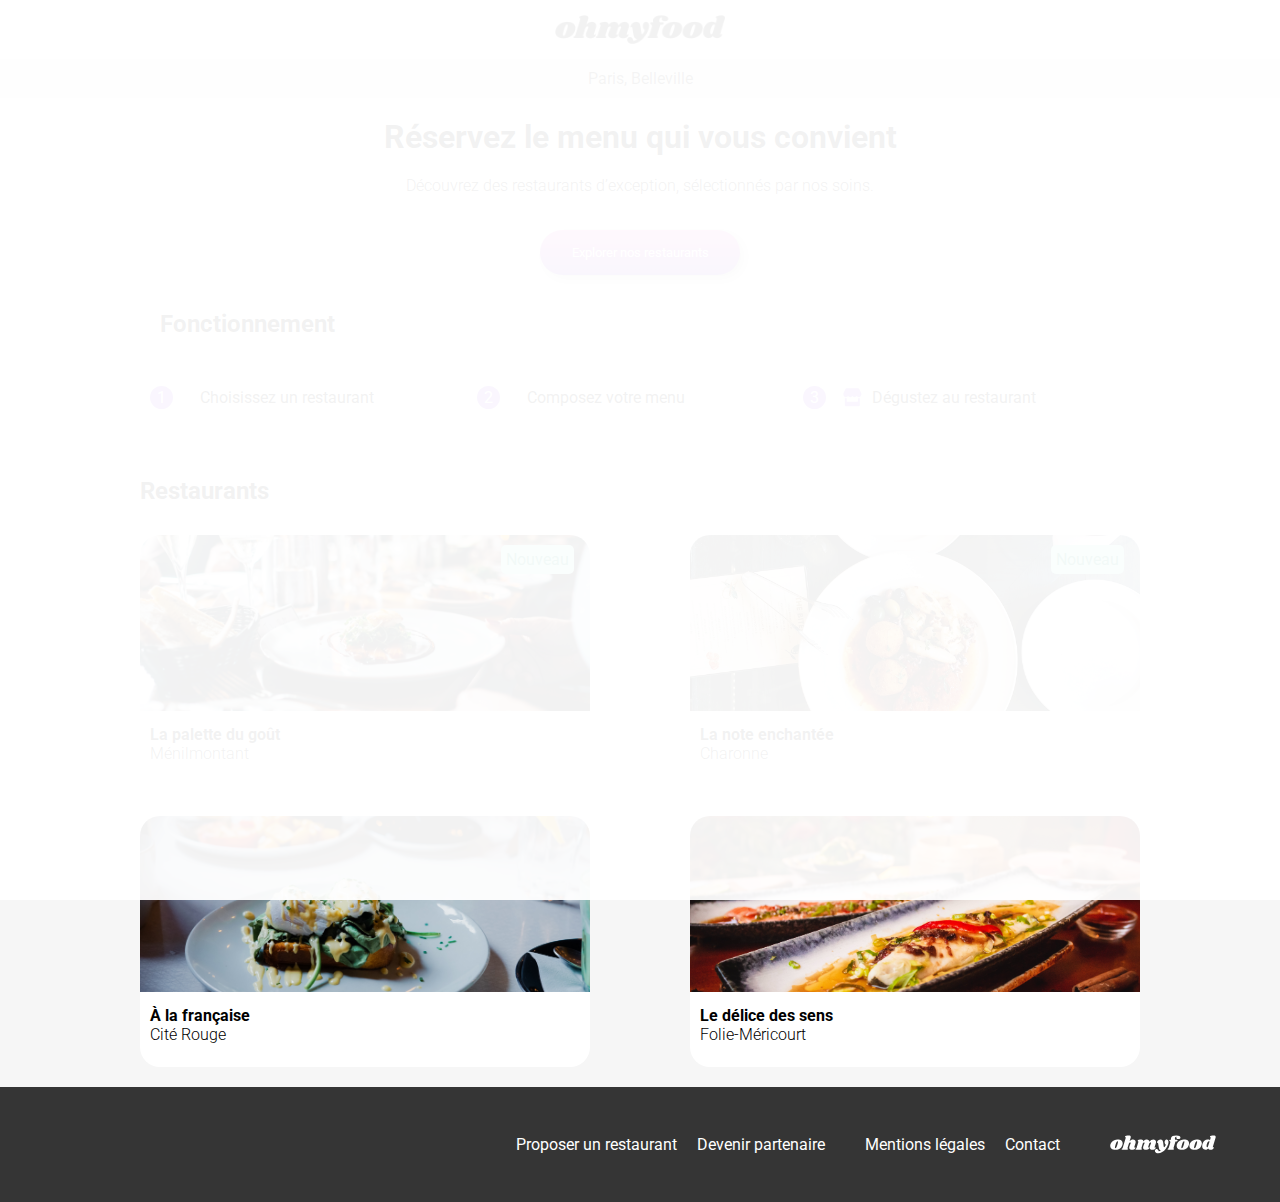
<file: index.html>
<!DOCTYPE html>
<html lang="fr">
<head>
    <meta charset="UTF-8">
    <meta name="viewport" content="width=device-width, initial-scale=1.0">
    <title>OhMyFood </title>
    <link rel="preconnect" href="https://fonts.googleapis.com">
    <link rel="preconnect" href="https://fonts.gstatic.com" crossorigin>
    <link href="https://fonts.googleapis.com/css2?family=Roboto:ital,wght@0,300;0,500;1,300;1,500&display=swap" rel="stylesheet">
    <link rel="stylesheet" href="https://cdnjs.cloudflare.com/ajax/libs/font-awesome/6.2.1/css/all.min.css"
        integrity="sha512-MV7K8+y+gLIBoVD59lQIYicR65iaqukzvf/nwasF0nqhPay5w/9lJmVM2hMDcnK1OnMGCdVK+iQrJ7lzPJQd1w=="
        crossorigin="anonymous" referrerpolicy="no-referrer" />
    <link rel="stylesheet" href="assets/sass/style.css">
</head>
<body>
    <div class="loader">
        <div class="loader__container">
            <div class="loader__circle"></div>
            <div class="loader__circle"></div>
            <div class="loader__circle"></div>
            <div class="loader__circle"></div>
        </div>
    </div>
    <header>
        <div class="header">
            <img src="assets/images/logo/ohmyfood.png" alt="logo ohmyfood">
            <div class="location">
                <i class="fa fa-location-dot"></i>
                Paris, Belleville
            </div>
        </div>
    </header>
    <main>
        <div class="hero">
            <div class="hero-text">
                <h1>Réservez le menu qui vous convient</h1>
                <p>Découvrez des restaurants d’exception, sélectionnés par nos soins.</p>
            </div>
            <button>Explorer nos restaurants</button>
        </div>
        <section class="fonctions">
            <div class="fonctionnement">
                <h2>Fonctionnement</h2>
                <div class="fonctionne">
                    <span>1</span>
                    <i class="fa-solid fa-mobile-screen-button"></i>
                    <p>Choisissez un restaurant</p>
                </div>
                <div class="fonctionne">
                    <span>2</span>
                    <i class="fa-solid fa-bars"></i>
                    <p>Composez votre menu</p>
                </div>
                <div class="fonctionne">
                    <span>3</span>
                     <img src="./assets/images/shopicon.svg" alt="shop icon">
                    <p>Dégustez au restaurant</p>
                </div>
            </div>
        </section>
        <section class="restaurants-section">
            <div class="restaurants">
                <h2>Restaurants</h2>
                <div class="ticket">
                    <a href="restaurants/la-palette-du-gout.html" class="card">
                        <img src="assets/images/restaurants/jay-wennington-N_Y88TWmGwA-unsplash.jpg" alt="jay-wennington">
                        <p class="new">Nouveau</p>
                        <div class="contenu">
                            <h4>La palette du goût</h4>
                            <p>Ménilmontant</p>
                        </div>
                    </a>
                    <div class="like-container">
                        <input type="checkbox" id="like" class="like-checkbox">
                        <label for="like" class="fa-regular fa-heart"></label>
                    </div>
                </div>
                <div class="ticket">
                    <a href="restaurants/la-note-enchantee.html" class="card">
                        <img src="assets/images/restaurants/stil-u2Lp8tXIcjw-unsplash.jpg" alt="stil">
                        <p class="new">Nouveau</p>
                        <div class="contenu">
                            <h4>La note enchantée</h4>
                            <p>Charonne</p>
                        </div>
                    </a>
                    <div class="like-container">
                        <input type="checkbox" id="like1" class="like-checkbox">
                        <label for="like1" class="fa-regular fa-heart"></label>
                    </div>
                </div>
                <div class="ticket">
                    <a href="restaurants/a-la-francaise.html" class="card">
                        <img src="assets/images/restaurants/toa-heftiba-DQKerTsQwi0-unsplash.jpg" alt="toa-heftiba">
                        <div class="contenu">
                            <h4>À la française</h4>
                            <p>Cité Rouge</p>
                        </div>
                    </a>
                    <div class="like-container">
                        <input type="checkbox" id="like2" class="like-checkbox">
                        <label for="like2" class="fa-regular fa-heart"></label>
                    </div>
                </div>
                <div class="ticket">
                    <a href="restaurants/le-delice-des-sens.html" class="card">
                        <img src="assets/images/restaurants/louis-hansel-shotsoflouis-qNBGVyOCY8Q-unsplash.jpg" alt="louis-hansel-shotsoflouis">
                        <div class="contenu">
                            <h4>Le délice des sens</h4>
                            <p>Folie-Méricourt</p>
                        </div>
                    </a>
                    <div class="like-container">
                        <input type="checkbox" id="like3" class="like-checkbox">
                        <label for="like3" class="fa-regular fa-heart"></label>
                    </div>
                </div>
            </div>
        </section>
    </main>
    <footer>
        <div class="foot">
            <img src="assets/images/logo/logo-white.svg" alt="logo">
            <div class="linksfoot">
                <ul>
                    <li>
                        <a href="#">
                            <i class="fa-solid fa-utensils"></i>
                            Proposer un restaurant
                        </a>
                    </li>
                    <li>
                        <a href="#">
                            <i class="fa-solid fa-handshake-angle"></i>
                            Devenir partenaire
                        </a>
                    </li>
                </ul>
                <ul>
                    <li><a href="#">Mentions légales</a></li>
                    <li><a href="mailto:example@email.com">Contact</a></li>
                </ul>
            </div>
        </div>
    </footer> 
</body>
</html>
</file>
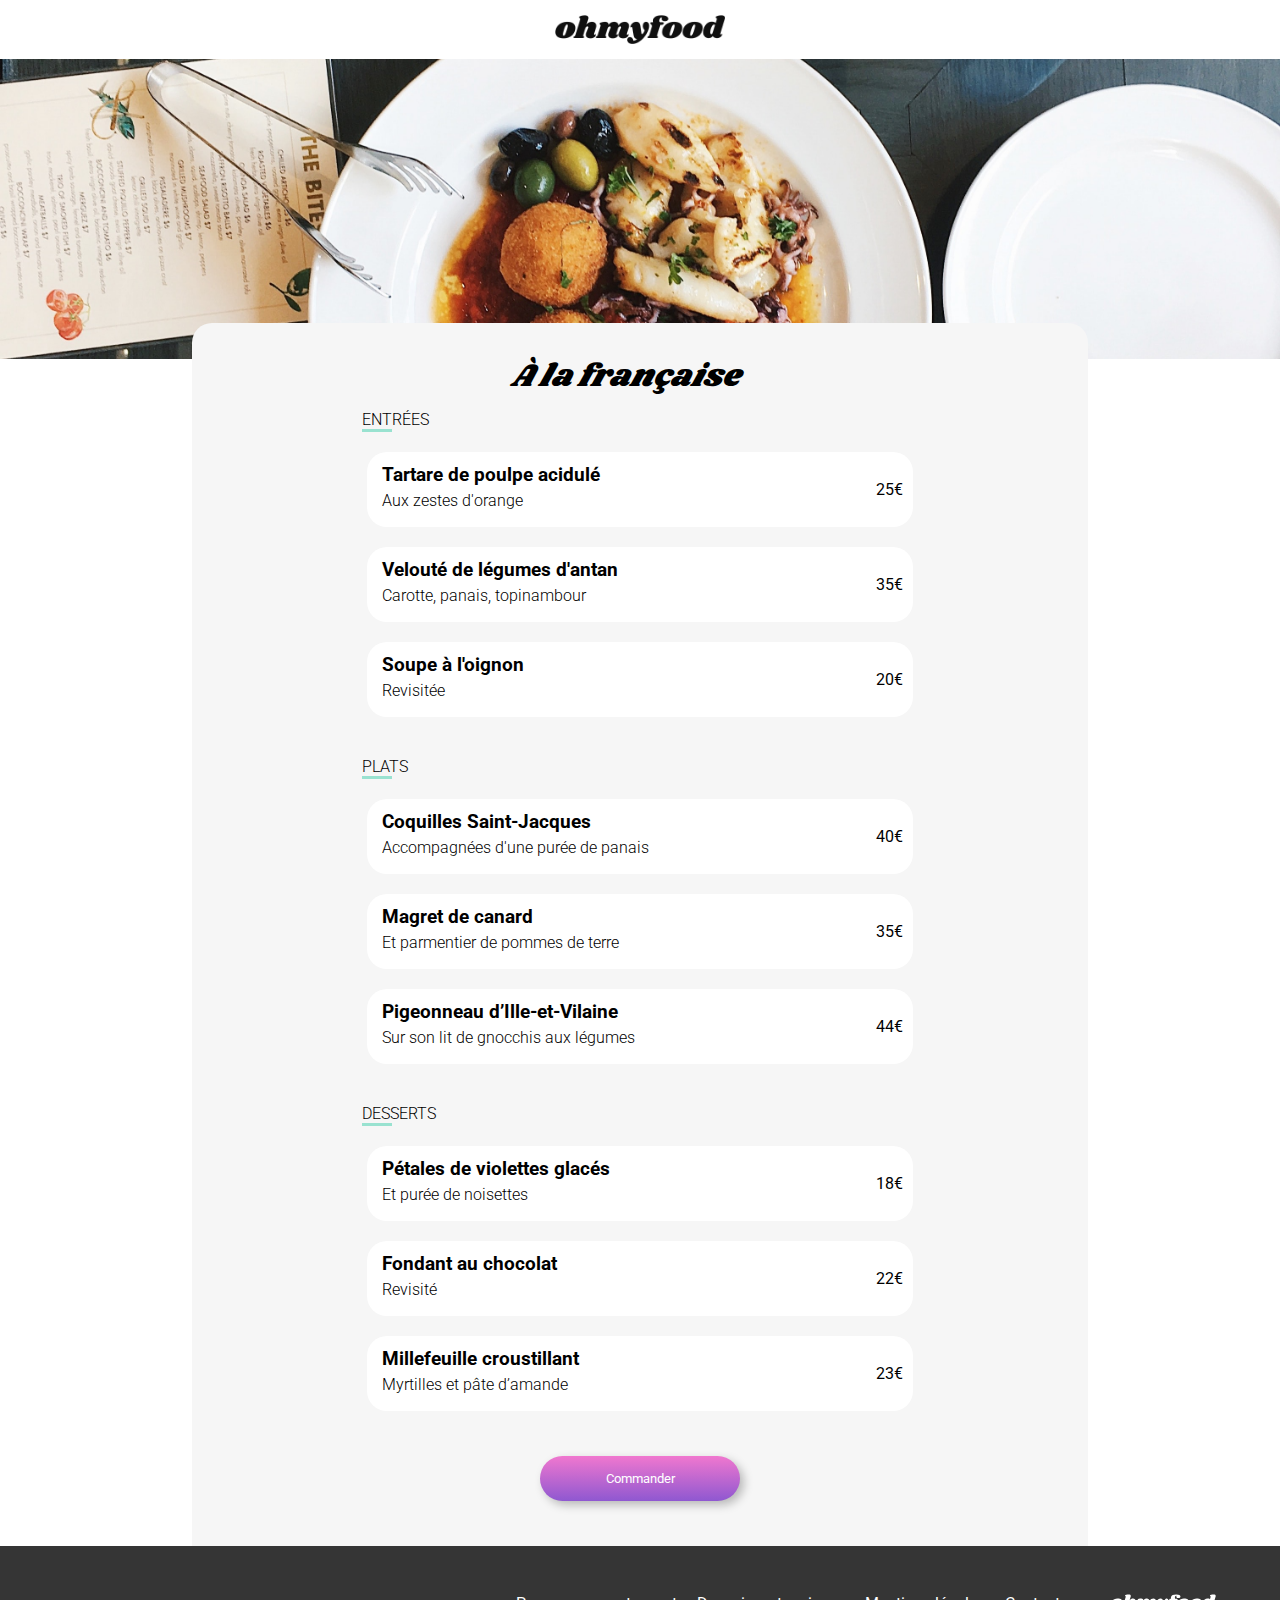
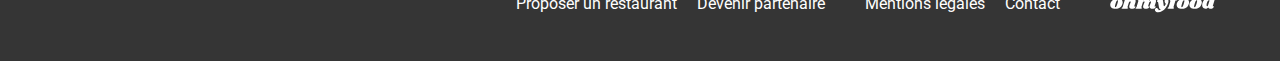
<file: restaurants/a-la-francaise.html>
<!DOCTYPE html>
<html lang="fr">
<head>
    <meta charset="UTF-8">
    <meta name="viewport" content="width=device-width, initial-scale=1.0">
    <title>À la française</title>
    <link rel="preconnect" href="https://fonts.googleapis.com">
    <link rel="preconnect" href="https://fonts.gstatic.com" crossorigin>
    <link href="https://fonts.googleapis.com/css2?family=Roboto:ital,wght@0,300;0,500;1,300;1,500&display=swap" rel="stylesheet">
    <link rel="stylesheet" href="https://cdnjs.cloudflare.com/ajax/libs/font-awesome/6.2.1/css/all.min.css"
        integrity="sha512-MV7K8+y+gLIBoVD59lQIYicR65iaqukzvf/nwasF0nqhPay5w/9lJmVM2hMDcnK1OnMGCdVK+iQrJ7lzPJQd1w=="
        crossorigin="anonymous" referrerpolicy="no-referrer"/>
    <link href="https://fonts.googleapis.com/css2?family=Shrikhand&display=swap" rel="stylesheet">
    <link rel="stylesheet" href="../assets/sass/style.css">
</head>
<body>
    <header>
        <div class="header">
            <img src="../assets/images/logo/ohmyfood.png" alt="logo ohmyfood">
            <a href="../index.html"><i class="fa-solid fa-arrow-left"></i></a>
        </div>
    </header>    
    <main>
        <img class="bac_img" src="../assets/images/restaurants/stil-u2Lp8tXIcjw-unsplash.jpg" alt="unsplash">
            <div class="plats">
                <div class="plat-title">
                    <h1>À la française</h1>
                    <input type="checkbox" id="like" class="like-checkbox">
                    <label for="like" class="fa-regular fa-heart"></label>
                </div>
                <div class="options">
                    <h2 class="title">Entrées</h2>
                    <input type="checkbox" id="chec3" class="chec">
                    <label for="chec3">
                        <div class="option delay-1">
                            <div class="option-text">
                                <h3>Tartare de poulpe acidulé</h3>
                                <p>Aux zestes d'orange</p>
                            </div>
                            <div class="check-box">
                                <span>25€</span>
                                <div class="select">
                                    <i class="fa-solid fa-circle-check"></i>
                                </div>
                            </div>
                        </div>
                    </label>
                    <input type="checkbox" id="chec4" class="chec">
                    <label for="chec4">
                        <div class="option delay-2">
                            <div class="option-text">
                                <h3>Velouté de légumes d'antan</h3>
                                <p>Carotte, panais, topinambour</p>
                            </div>
                            <div class="check-box">
                                <span>35€</span>
                                <div class="select">
                                    <i class="fa-solid fa-circle-check"></i>
                                </div>
                            </div>
                        </div>
                    </label>
                    <input type="checkbox" id="chec5" class="chec">
                    <label for="chec5">
                        <div class="option delay-3">
                            <div class="option-text">
                                <h3>Soupe à l'oignon</h3>
                                <p>Revisitée</p>
                            </div>
                            <div class="check-box">
                                <span>20€</span>
                                <div class="select">
                                    <i class="fa-solid fa-circle-check"></i>
                                </div>
                            </div>
                        </div>
                    </label>
                </div>
                <div class="options">
                    <h2 class="title">Plats</h2>
                    <input type="checkbox" id="chec" class="chec">
                    <label for="chec">
                        <div class="option delay-4">
                            <div class="option-text">
                                <h3>Coquilles Saint-Jacques</h3>
                                <p>Accompagnées d'une purée de panais</p>
                            </div>
                            <div class="check-box">
                                <span>40€</span>
                                <div class="select">
                                    <i class="fa-solid fa-circle-check"></i>
                                </div>
                            </div>
                        </div>
                    </label>
                    <input type="checkbox" id="chec1" class="chec">
                    <label for="chec1">
                        <div class="option delay-5">
                            <div class="option-text">
                                <h3>Magret de canard</h3>
                                <p>Et parmentier de pommes de terre</p>
                            </div>
                            <div class="check-box">
                                <span>35€</span>
                                <div class="select">
                                    <i class="fa-solid fa-circle-check"></i>
                                </div>
                            </div>
                        </div>
                    </label>
                    <input type="checkbox" id="chec2" class="chec">
                    <label for="chec2">
                        <div class="option delay-6">
                            <div class="option-text">
                                <h3>Pigeonneau d’Ille-et-Vilaine</h3>
                                <p>Sur son lit de gnocchis aux légumes</p>
                            </div>
                            <div class="check-box">
                                <span>44€</span>
                                <div class="select">
                                    <i class="fa-solid fa-circle-check"></i>
                                </div>
                            </div>
                        </div>
                    </label>
                </div>
                <div class="options">
                    <h2 class="title">Desserts</h2>
                    <input type="checkbox" id="chec7" class="chec">
                    <label for="chec7">
                        <div class="option delay-7">
                            <div class="option-text">
                                <h3>Pétales de violettes glacés</h3>
                                <p>Et purée de noisettes</p>
                            </div>
                            <div class="check-box">
                                <span>18€</span>
                                <div class="select">
                                    <i class="fa-solid fa-circle-check"></i>
                                </div>
                            </div>
                        </div>
                    </label>
                    <input type="checkbox" id="chec8" class="chec">
                    <label for="chec8">
                        <div class="option delay-8">
                            <div class="option-text">
                                <h3>Fondant au chocolat</h3>
                                <p>Revisité</p>
                            </div>
                            <div class="check-box">
                                <span>22€</span>
                                <div class="select">
                                    <i class="fa-solid fa-circle-check"></i>
                                </div>
                            </div>
                        </div>
                    </label>
                    <input type="checkbox" id="chec9" class="chec">
                    <label for="chec9">
                        <div class="option delay-9">
                            <div class="option-text">
                                <h3>Millefeuille croustillant</h3>
                                <p>Myrtilles et pâte d’amande</p>
                            </div>
                            <div class="check-box">
                                <span>23€</span>
                                <div class="select">
                                    <i class="fa-solid fa-circle-check"></i>
                                </div>
                            </div>
                        </div>
                    </label>
                </div>
                <button><span>Commander</span></button>
            </div>
    </main>
    <footer>
        <div class="foot">
            <img src="../assets/images/logo/logo-white.svg" alt="logo">
            <div class="linksfoot">
                <ul>
                    <li>
                        <a href="#">
                            <i class="fa-solid fa-utensils"></i>
                            Proposer un restaurant
                        </a>
                    </li>
                    <li>
                        <a href="#">
                            <i class="fa-solid fa-handshake-angle"></i>
                            Devenir partenaire
                        </a>
                    </li>
                </ul>
                <ul>
                    <li><a href="#">Mentions légales</a></li>
                    <li><a href="mailto:example@email.com">Contact</a></li>
                </ul>
            </div>
        </div>
    </footer> 
</body>
</html>
</file>
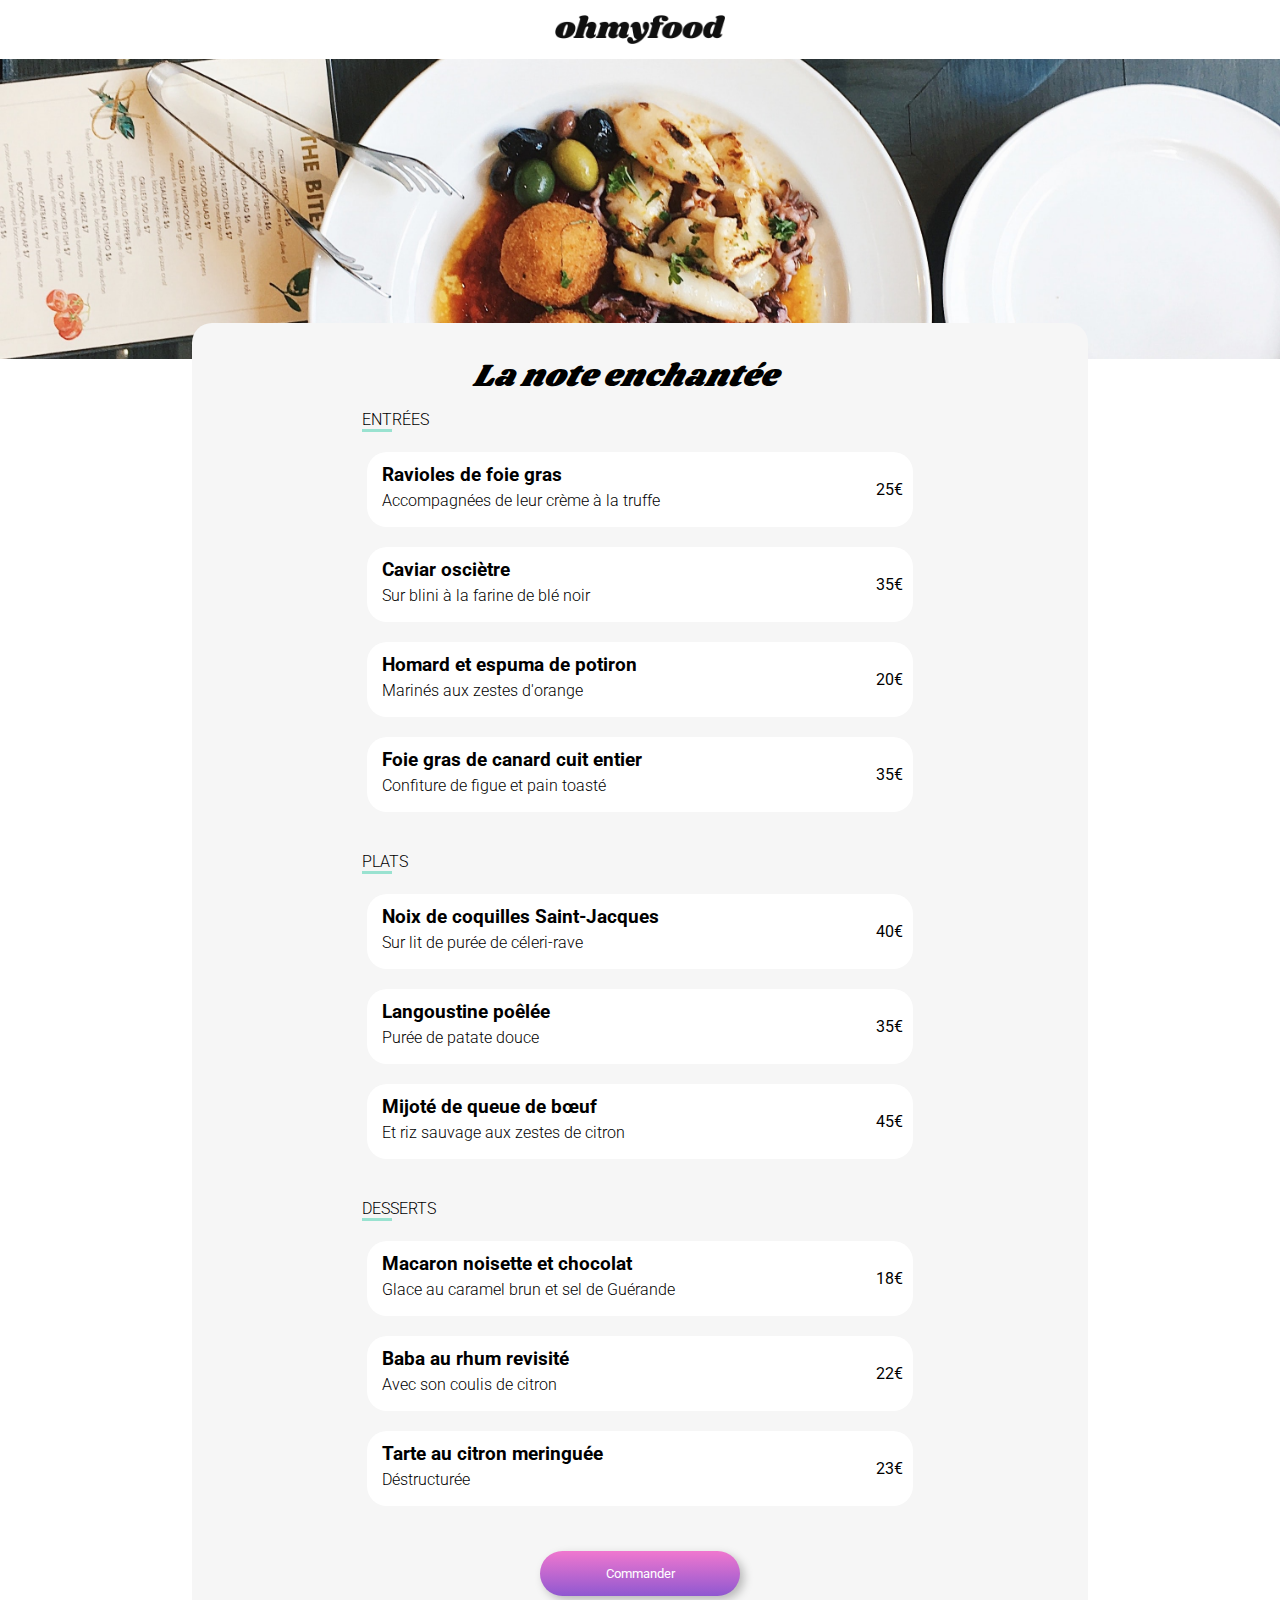
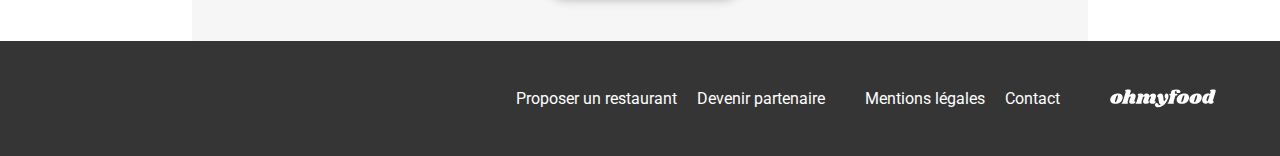
<file: restaurants/la-note-enchantee.html>
<!DOCTYPE html>
<html lang="fr">
<head>
    <meta charset="UTF-8">
    <meta name="viewport" content="width=device-width, initial-scale=1.0">
    <title>La note enchantée</title>
    <link rel="preconnect" href="https://fonts.googleapis.com">
    <link rel="preconnect" href="https://fonts.gstatic.com" crossorigin>
    <link href="https://fonts.googleapis.com/css2?family=Roboto:ital,wght@0,300;0,500;1,300;1,500&display=swap" rel="stylesheet">
    <link rel="stylesheet" href="https://cdnjs.cloudflare.com/ajax/libs/font-awesome/6.2.1/css/all.min.css"
        integrity="sha512-MV7K8+y+gLIBoVD59lQIYicR65iaqukzvf/nwasF0nqhPay5w/9lJmVM2hMDcnK1OnMGCdVK+iQrJ7lzPJQd1w=="
        crossorigin="anonymous" referrerpolicy="no-referrer"/>
    <link href="https://fonts.googleapis.com/css2?family=Shrikhand&display=swap" rel="stylesheet">
    <link rel="stylesheet" href="../assets/sass/style.css">
</head>
<body>
    <header>
        <div class="header">
            <img src="../assets/images/logo/ohmyfood.png" alt="logo ohmyfood">
            <a href="../index.html"><i class="fa-solid fa-arrow-left"></i></a>
        </div>
    </header>    
    <main>
        <img class="bac_img" src="../assets/images/restaurants/stil-u2Lp8tXIcjw-unsplash.jpg" alt="La note enchantée">
            <div class="plats">
                <div class="plat-title">
                    <h1>La note enchantée</h1>
                    <input type="checkbox" id="like" class="like-checkbox">
                    <label for="like" class="fa-regular fa-heart"></label>
                </div>
                <div class="options">
                    <h2 class="title">Entrées</h2>
                    <input type="checkbox" id="chec3" class="chec">
                    <label for="chec3">
                        <div class="option delay-1">
                            <div class="option-text">
                                <h3>Ravioles de foie gras</h3>
                                <p>Accompagnées de leur crème à la truffe</p>
                            </div>
                            <div class="check-box">
                                <span>25€</span>
                                <div class="select">
                                    <i class="fa-solid fa-circle-check"></i>
                                </div>
                            </div>
                        </div>
                    </label>
                    <input type="checkbox" id="chec4" class="chec">
                    <label for="chec4">
                        <div class="option delay-2">
                            <div class="option-text">
                                <h3>Caviar osciètre</h3>
                                <p>Sur blini à la farine de blé noir</p>
                            </div>
                            <div class="check-box">
                                <span>35€</span>
                                <div class="select">
                                    <i class="fa-solid fa-circle-check"></i>
                                </div>
                            </div>
                        </div>
                    </label>
                    <input type="checkbox" id="chec5" class="chec">
                    <label for="chec5">
                        <div class="option delay-3">
                            <div class="option-text">
                                <h3>Homard et espuma de potiron</h3>
                                <p>Marinés aux zestes d'orange</p>
                            </div>
                            <div class="check-box">
                                <span>20€</span>
                                <div class="select">
                                    <i class="fa-solid fa-circle-check"></i>
                                </div>
                            </div>
                        </div>
                    </label>
                    <input type="checkbox" id="chec6" class="chec">
                    <label for="chec6">
                        <div class="option delay-4">
                            <div class="option-text">
                                <h3>Foie gras de canard cuit entier</h3>
                                <p>Confiture de figue et pain toasté</p>
                            </div>
                            <div class="check-box">
                                <span>35€</span>
                                <div class="select">
                                    <i class="fa-solid fa-circle-check"></i>
                                </div>
                            </div>
                        </div>
                    </label>
                </div>
                <div class="options">
                    <h2 class="title">Plats</h2>
                    <input type="checkbox" id="chec" class="chec">
                    <label for="chec">
                        <div class="option delay-5">
                            <div class="option-text">
                                <h3>Noix de coquilles Saint-Jacques</h3>
                                <p>Sur lit de purée de céleri-rave</p>
                            </div>
                            <div class="check-box">
                                <span>40€</span>
                                <div class="select">
                                    <i class="fa-solid fa-circle-check"></i>
                                </div>
                            </div>
                        </div>
                    </label>
                    <input type="checkbox" id="chec1" class="chec">
                    <label for="chec1">
                        <div class="option delay-6">
                            <div class="option-text">
                                <h3>Langoustine poêlée</h3>
                                <p>Purée de patate douce</p>
                            </div>
                            <div class="check-box">
                                <span>35€</span>
                                <div class="select">
                                    <i class="fa-solid fa-circle-check"></i>
                                </div>
                            </div>
                        </div>
                    </label>
                    <input type="checkbox" id="chec2" class="chec">
                    <label for="chec2">
                        <div class="option delay-7">
                            <div class="option-text">
                                <h3>Mijoté de queue de bœuf</h3>
                                <p>Et riz sauvage aux zestes de citron</p>
                            </div>
                            <div class="check-box">
                                <span>45€</span>
                                <div class="select">
                                    <i class="fa-solid fa-circle-check"></i>
                                </div>
                            </div>
                        </div>
                    </label>
                </div>
                <div class="options">
                    <h2 class="title">Desserts</h2>
                    <input type="checkbox" id="chec7" class="chec">
                    <label for="chec7">
                        <div class="option delay-8">
                            <div class="option-text">
                                <h3>Macaron noisette et chocolat</h3>
                                <p>Glace au caramel brun et sel de Guérande</p>
                            </div>
                            <div class="check-box">
                                <span>18€</span>
                                <div class="select">
                                    <i class="fa-solid fa-circle-check"></i>
                                </div>
                            </div>
                        </div>
                    </label>
                    <input type="checkbox" id="chec8" class="chec">
                    <label for="chec8">
                        <div class="option delay-9">
                            <div class="option-text">
                                <h3>Baba au rhum revisité</h3>
                                <p>Avec son coulis de citron</p>
                            </div>
                            <div class="check-box">
                                <span>22€</span>
                                <div class="select">
                                    <i class="fa-solid fa-circle-check"></i>
                                </div>
                            </div>
                        </div>
                    </label>
                    <input type="checkbox" id="chec9" class="chec">
                    <label for="chec9">
                        <div class="option delay-10">
                            <div class="option-text">
                                <h3>Tarte au citron meringuée</h3>
                                <p>Déstructurée</p>
                            </div>
                            <div class="check-box">
                                <span>23€</span>
                                <div class="select">
                                    <i class="fa-solid fa-circle-check"></i>
                                </div>
                            </div>
                        </div>
                    </label>
                </div>
                <button><span>Commander</span></button>
            </div>
    </main>
    <footer>
        <div class="foot">
            <img src="../assets/images/logo/logo-white.svg" alt="logo">
            <div class="linksfoot">
                <ul>
                    <li>
                        <a href="#">
                            <i class="fa-solid fa-utensils"></i>
                            Proposer un restaurant
                        </a>
                    </li>
                    <li>
                        <a href="#">
                            <i class="fa-solid fa-handshake-angle"></i>
                            Devenir partenaire
                        </a>
                    </li>
                </ul>
                <ul>
                    <li><a href="#">Mentions légales</a></li>
                    <li><a href="mailto:example@email.com">Contact</a></li>
                </ul>
            </div>
        </div>
    </footer> 
</body>
</html>
</file>
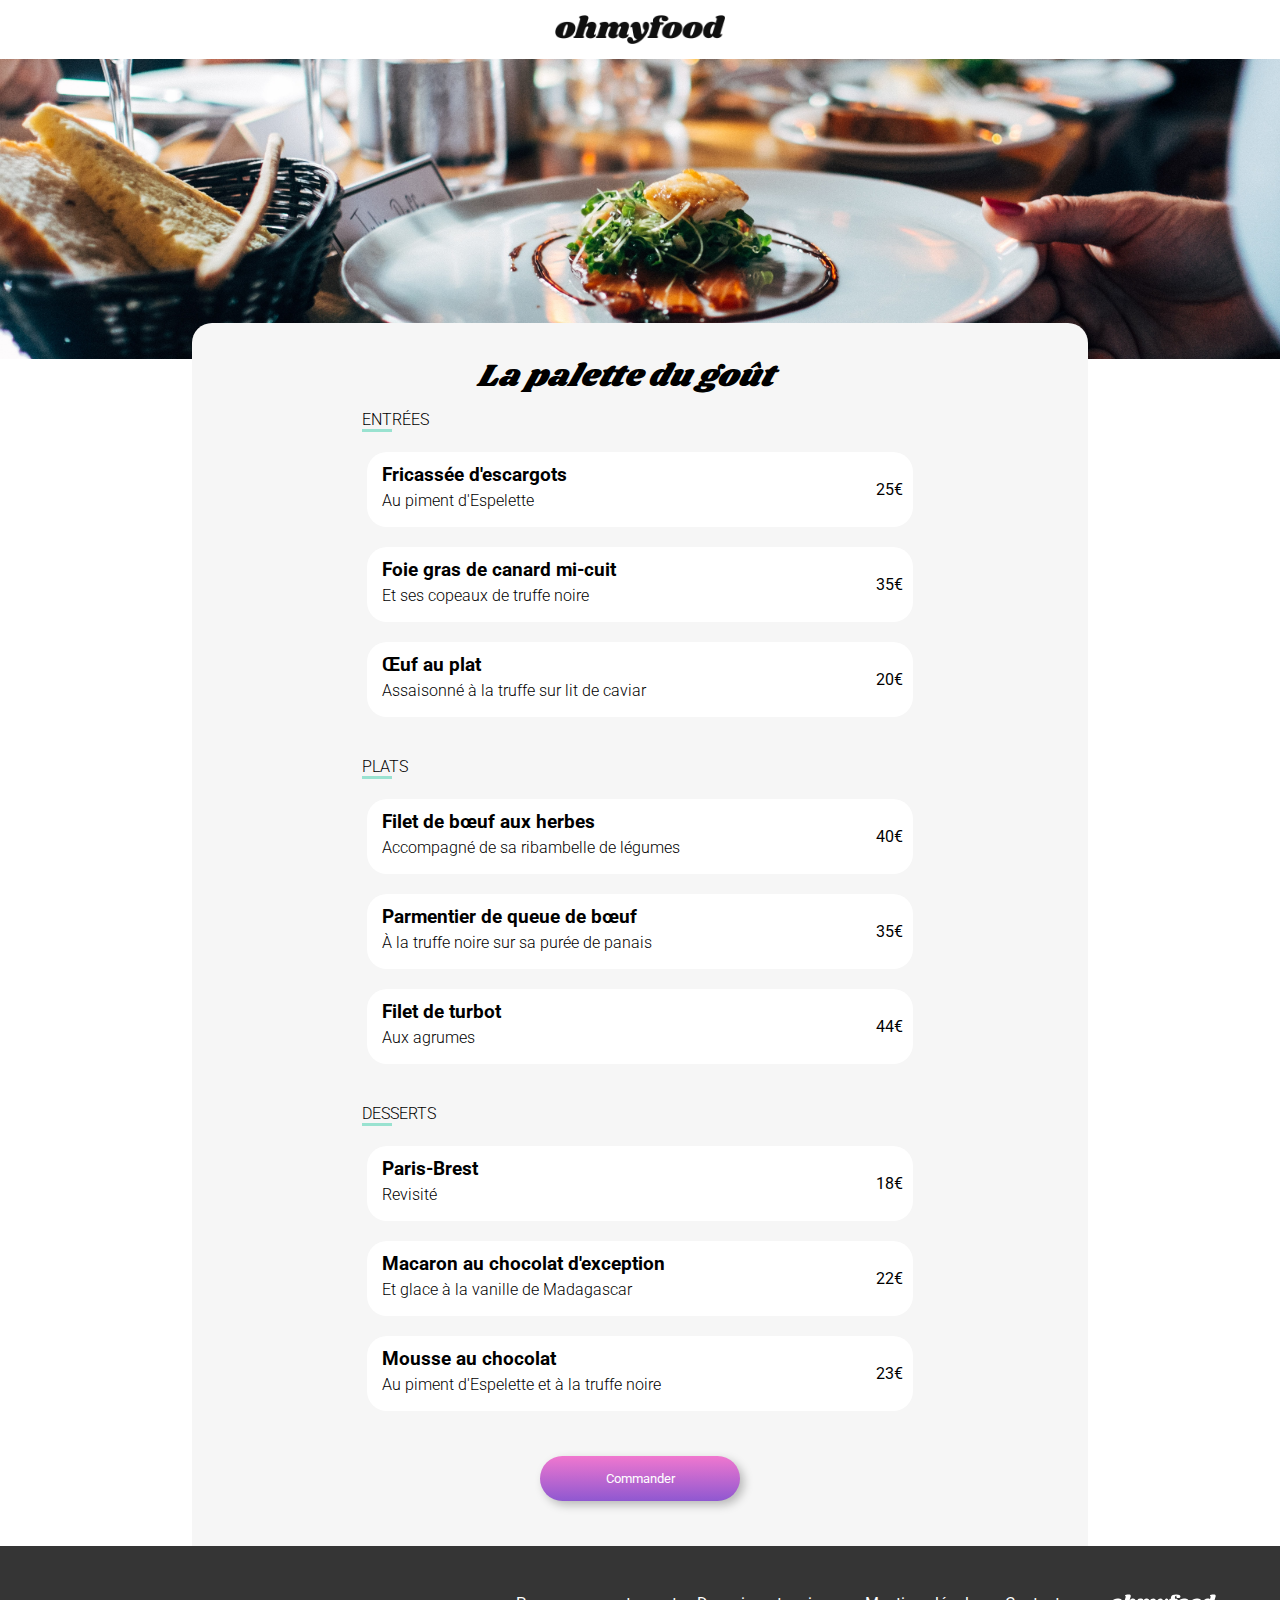
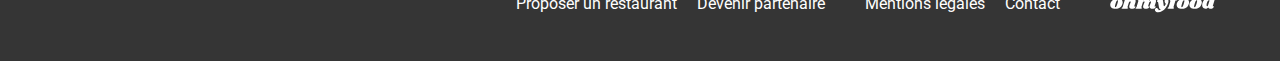
<file: restaurants/la-palette-du-gout.html>
<!DOCTYPE html>
<html lang="fr">
<head>
    <meta charset="UTF-8">
    <meta name="viewport" content="width=device-width, initial-scale=1.0">
    <title>jay-wennington</title>
    <link rel="preconnect" href="https://fonts.googleapis.com">
    <link rel="preconnect" href="https://fonts.gstatic.com" crossorigin>
    <link href="https://fonts.googleapis.com/css2?family=Roboto:ital,wght@0,300;0,500;1,300;1,500&display=swap" rel="stylesheet">
    <link rel="stylesheet" href="https://cdnjs.cloudflare.com/ajax/libs/font-awesome/6.2.1/css/all.min.css"
        integrity="sha512-MV7K8+y+gLIBoVD59lQIYicR65iaqukzvf/nwasF0nqhPay5w/9lJmVM2hMDcnK1OnMGCdVK+iQrJ7lzPJQd1w=="
        crossorigin="anonymous" referrerpolicy="no-referrer"/>
    <link href="https://fonts.googleapis.com/css2?family=Shrikhand&display=swap" rel="stylesheet">
    <link rel="stylesheet" href="../assets/sass/style.css">
</head>
<body>
    <header>
        <div class="header">
            <img src="../assets/images/logo/ohmyfood.png" alt="logo ohmyfood">
            <a href="../index.html"><i class="fa-solid fa-arrow-left"></i></a>
        </div>
    </header>    
    <main>
        <img class="bac_img" src="../assets/images/restaurants/jay-wennington-N_Y88TWmGwA-unsplash.jpg" alt="jay-wennington">
            <div class="plats">
                <div class="plat-title">
                    <h1>La palette du goût</h1>
                    <input type="checkbox" id="like" class="like-checkbox">
                    <label for="like" class="fa-regular fa-heart"></label>
                </div>
                <div class="options">
                    <h2 class="title">Entrées</h2>
                    <input type="checkbox" id="chec3" class="chec">
                    <label for="chec3">
                        <div class="option delay-1">
                            <div class="option-text">
                                <h3>Fricassée d'escargots</h3>
                                <p>Au piment d'Espelette</p>
                            </div>
                            <div class="check-box">
                                <span>25€</span>
                                <div class="select">
                                    <i class="fa-solid fa-circle-check"></i>
                                </div>
                            </div>
                        </div>
                    </label>
                    <input type="checkbox" id="chec4" class="chec">
                    <label for="chec4">
                        <div class="option delay-2">
                            <div class="option-text">
                                <h3>Foie gras de canard mi-cuit</h3>
                                <p>Et ses copeaux de truffe noire</p>
                            </div>
                            <div class="check-box">
                                <span>35€</span>
                                <div class="select">
                                    <i class="fa-solid fa-circle-check"></i>
                                </div>
                            </div>
                        </div>
                    </label>
                    <input type="checkbox" id="chec5" class="chec">
                    <label for="chec5">
                        <div class="option delay-3">
                            <div class="option-text">
                                <h3>Œuf au plat</h3>
                                <p>Assaisonné à la truffe sur lit de caviar</p>
                            </div>
                            <div class="check-box">
                                <span>20€</span>
                                <div class="select">
                                    <i class="fa-solid fa-circle-check"></i>
                                </div>
                            </div>
                        </div>
                    </label>
                </div>
                <div class="options">
                    <h2 class="title">Plats</h2>
                    <input type="checkbox" id="chec" class="chec">
                    <label for="chec">
                        <div class="option delay-4">
                            <div class="option-text">
                                <h3>Filet de bœuf aux herbes</h3>
                                <p>Accompagné de sa ribambelle de légumes</p>
                            </div>
                            <div class="check-box">
                                <span>40€</span>
                                <div class="select">
                                    <i class="fa-solid fa-circle-check"></i>
                                </div>
                            </div>
                        </div>
                    </label>
                    <input type="checkbox" id="chec1" class="chec">
                    <label for="chec1">
                        <div class="option delay-5">
                            <div class="option-text">
                                <h3>Parmentier de queue de bœuf</h3>
                                <p>À la truffe noire sur sa purée de panais</p>
                            </div>
                            <div class="check-box">
                                <span>35€</span>
                                <div class="select">
                                    <i class="fa-solid fa-circle-check"></i>
                                </div>
                            </div>
                        </div>
                    </label>
                    <input type="checkbox" id="chec2" class="chec">
                    <label for="chec2">
                        <div class="option delay-6">
                            <div class="option-text">
                                <h3>Filet de turbot</h3>
                                <p>Aux agrumes</p>
                            </div>
                            <div class="check-box">
                                <span>44€</span>
                                <div class="select">
                                    <i class="fa-solid fa-circle-check"></i>
                                </div>
                            </div>
                        </div>
                    </label>
                </div>
                <div class="options">
                    <h2 class="title">Desserts</h2>
                    <input type="checkbox" id="chec7" class="chec">
                    <label for="chec7">
                        <div class="option delay-7">
                            <div class="option-text">
                                <h3>Paris-Brest</h3>
                                <p>Revisité</p>
                            </div>
                            <div class="check-box">
                                <span>18€</span>
                                <div class="select">
                                    <i class="fa-solid fa-circle-check"></i>
                                </div>
                            </div>
                        </div>
                    </label>
                    <input type="checkbox" id="chec8" class="chec">
                    <label for="chec8">
                        <div class="option delay-8">
                            <div class="option-text">
                                <h3>Macaron au chocolat d'exception</h3>
                                <p>Et glace à la vanille de Madagascar</p>
                            </div>
                            <div class="check-box">
                                <span>22€</span>
                                <div class="select">
                                    <i class="fa-solid fa-circle-check"></i>
                                </div>
                            </div>
                        </div>
                    </label>
                    <input type="checkbox" id="chec9" class="chec">
                    <label for="chec9">
                        <div class="option delay-9">
                            <div class="option-text">
                                <h3>Mousse au chocolat </h3>
                                <p>Au piment d'Espelette et à la truffe noire</p>
                            </div>
                            <div class="check-box">
                                <span>23€</span>
                                <div class="select">
                                    <i class="fa-solid fa-circle-check"></i>
                                </div>
                            </div>
                        </div>
                    </label>
                </div>
                <button><span>Commander</span></button>
            </div>
    </main>
    <footer>
        <div class="foot">
            <img src="../assets/images/logo/logo-white.svg" alt="logo footer">
            <div class="linksfoot">
                <ul>
                    <li>
                        <a href="#">
                            <i class="fa-solid fa-utensils"></i>
                            Proposer un restaurant
                        </a>
                    </li>
                    <li>
                        <a href="#">
                            <i class="fa-solid fa-handshake-angle"></i>
                            Devenir partenaire
                        </a>
                    </li>
                </ul>
                <ul>
                    <li><a href="#">Mentions légales</a></li>
                    <li><a href="mailto:example@email.com">Contact</a></li>
                </ul>
            </div>
        </div>
    </footer> 
</body>
</html>
</file>
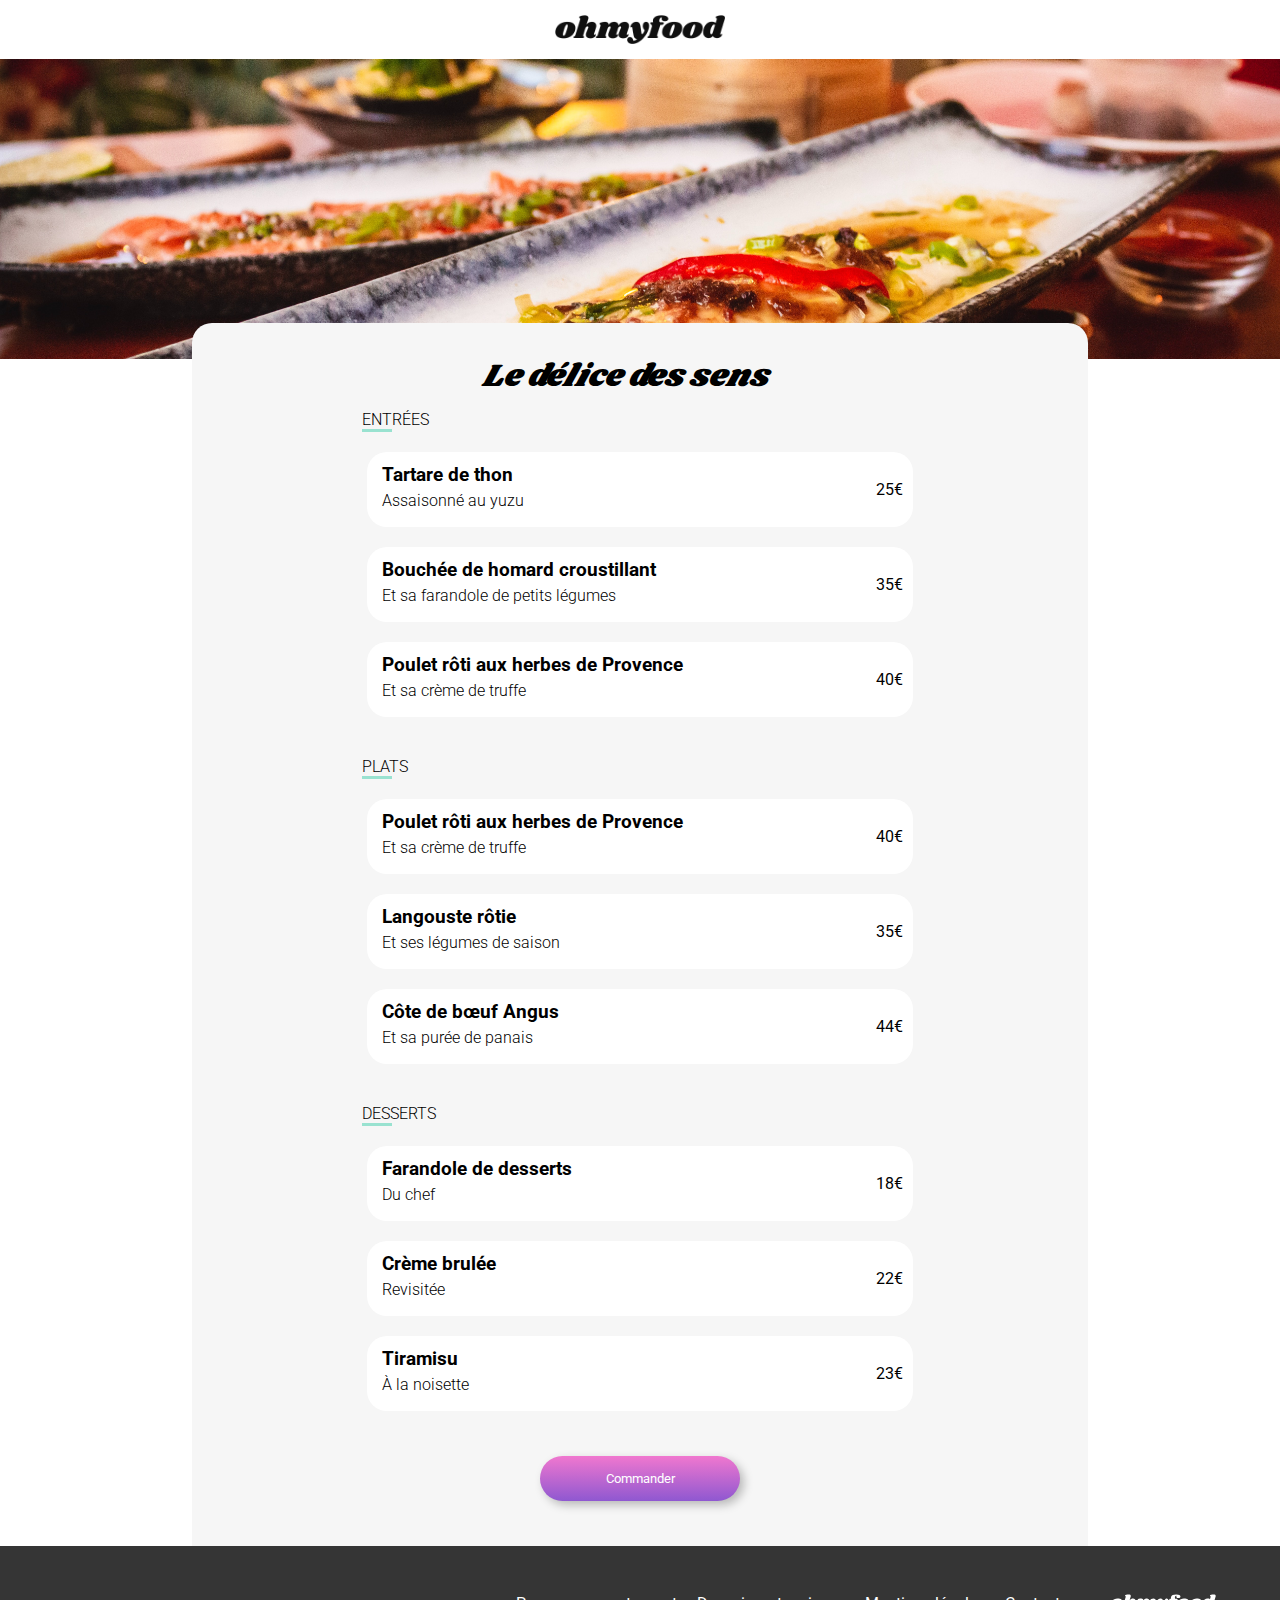
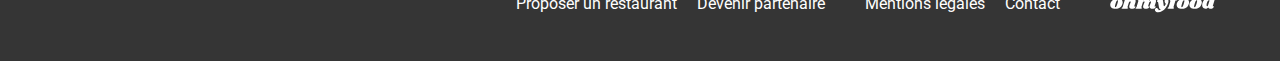
<file: restaurants/le-delice-des-sens.html>
<!DOCTYPE html>
<html lang="fr">
<head>
    <meta charset="UTF-8">
    <meta name="viewport" content="width=device-width, initial-scale=1.0">
    <title>Le délice des sens</title>
    <link rel="preconnect" href="https://fonts.googleapis.com">
    <link rel="preconnect" href="https://fonts.gstatic.com" crossorigin>
    <link href="https://fonts.googleapis.com/css2?family=Roboto:ital,wght@0,300;0,500;1,300;1,500&display=swap" rel="stylesheet">
    <link rel="stylesheet" href="https://cdnjs.cloudflare.com/ajax/libs/font-awesome/6.2.1/css/all.min.css"
        integrity="sha512-MV7K8+y+gLIBoVD59lQIYicR65iaqukzvf/nwasF0nqhPay5w/9lJmVM2hMDcnK1OnMGCdVK+iQrJ7lzPJQd1w=="
        crossorigin="anonymous" referrerpolicy="no-referrer"/>
    <link href="https://fonts.googleapis.com/css2?family=Shrikhand&display=swap" rel="stylesheet">
    <link rel="stylesheet" href="../assets/sass/style.css">
</head>
<body>
    <header>
        <div class="header">
            <img src="../assets/images/logo/ohmyfood.png" alt="logo ohmyfood">
            <a href="../index.html"><i class="fa-solid fa-arrow-left"></i></a>
        </div>
    </header>    
    <main>
        <img class="bac_img" src="../assets/images/restaurants/louis-hansel-shotsoflouis-qNBGVyOCY8Q-unsplash.jpg" alt="jay-wennington">
        
            <div class="plats">
                <div class="plat-title">
                    <h1>Le délice des sens</h1>
                    <input type="checkbox" id="like" class="like-checkbox">
                    <label for="like" class="fa-regular fa-heart"></label>
                </div>
                <div class="options">
                    <h2 class="title">Entrées</h2>
                    <input type="checkbox" id="chec3" class="chec">
                    <label for="chec3">
                        <div class="option delay-1">
                            <div class="option-text">
                                <h3>Tartare de thon</h3>
                                <p>Assaisonné au yuzu</p>
                            </div>
                            <div class="check-box">
                                <span>25€</span>
                                <div class="select">
                                    <i class="fa-solid fa-circle-check"></i>
                                </div>
                            </div>
                        </div>
                    </label>
                    <input type="checkbox" id="chec4" class="chec">
                    <label for="chec4">
                        <div class="option delay-2">
                            <div class="option-text">
                                <h3>Bouchée de homard croustillant </h3>
                                <p>Et sa farandole de petits légumes</p>
                            </div>
                            <div class="check-box">
                                <span>35€</span>
                                <div class="select">
                                    <i class="fa-solid fa-circle-check"></i>
                                </div>
                            </div>
                        </div>
                    </label>
                    <input type="checkbox" id="chec5" class="chec">
                    <label for="chec5">
                        <div class="option delay-3">
                            <div class="option-text">
                                <h3>Poulet rôti aux herbes de Provence</h3>
                                <p>Et sa crème de truffe</p>
                            </div>
                            <div class="check-box">
                                <span>40€</span>
                                <div class="select">
                                    <i class="fa-solid fa-circle-check"></i>
                                </div>
                            </div>
                        </div>
                    </label>
                </div>
                <div class="options">
                    <h2 class="title">Plats</h2>
                    <input type="checkbox" id="chec" class="chec">
                    <label for="chec">
                        <div class="option delay-4">
                            <div class="option-text">
                                <h3>Poulet rôti aux herbes de Provence</h3>
                                <p>Et sa crème de truffe</p>
                            </div>
                            <div class="check-box">
                                <span>40€</span>
                                <div class="select">
                                    <i class="fa-solid fa-circle-check"></i>
                                </div>
                            </div>
                        </div>
                    </label>
                    <input type="checkbox" id="chec1" class="chec">
                    <label for="chec1">
                        <div class="option delay-5">
                            <div class="option-text">
                                <h3>Langouste rôtie</h3>
                                <p>Et ses légumes de saison</p>
                            </div>
                            <div class="check-box">
                                <span>35€</span>
                                <div class="select">
                                    <i class="fa-solid fa-circle-check"></i>
                                </div>
                            </div>
                        </div>
                    </label>
                    <input type="checkbox" id="chec2" class="chec">
                    <label for="chec2">
                        <div class="option delay-6">
                            <div class="option-text">
                                <h3>Côte de bœuf Angus</h3>
                                <p>Et sa purée de panais</p>
                            </div>
                            <div class="check-box">
                                <span>44€</span>
                                <div class="select">
                                    <i class="fa-solid fa-circle-check"></i>
                                </div>
                            </div>
                        </div>
                    </label>
                </div>
                <div class="options">
                    <h2 class="title">Desserts</h2>
                    <input type="checkbox" id="chec7" class="chec">
                    <label for="chec7">
                        <div class="option delay-7">
                            <div class="option-text">
                                <h3>Farandole de desserts</h3>
                                <p>Du chef</p>
                            </div>
                            <div class="check-box">
                                <span>18€</span>
                                <div class="select">
                                    <i class="fa-solid fa-circle-check"></i>
                                </div>
                            </div>
                        </div>
                    </label>
                    <input type="checkbox" id="chec8" class="chec">
                    <label for="chec8">
                        <div class="option delay-8">
                            <div class="option-text">
                                <h3>Crème brulée</h3>
                                <p>Revisitée</p>
                            </div>
                            <div class="check-box">
                                <span>22€</span>
                                <div class="select">
                                    <i class="fa-solid fa-circle-check"></i>
                                </div>
                            </div>
                        </div>
                    </label>
                    <input type="checkbox" id="chec9" class="chec">
                    <label for="chec9">
                        <div class="option delay-9">
                            <div class="option-text">
                                <h3>Tiramisu</h3>
                                <p>À la noisette</p>
                            </div>
                            <div class="check-box">
                                <span>23€</span>
                                <div class="select">
                                    <i class="fa-solid fa-circle-check"></i>
                                </div>
                            </div>
                        </div>
                    </label>
                </div>
                <button><span>Commander</span></button>
            </div>
    </main>
    <footer>
        <div class="foot">
            <img src="../assets/images/logo/logo-white.svg" alt="logo">
            <div class="linksfoot">
                <ul>
                    <li>
                        <a href="#">
                            <i class="fa-solid fa-utensils"></i>
                            Proposer un restaurant
                        </a>
                    </li>
                    <li>
                        <a href="#">
                            <i class="fa-solid fa-handshake-angle"></i>
                            Devenir partenaire
                        </a>
                    </li>
                </ul>
                <ul>
                    <li><a href="#">Mentions légales</a></li>
                    <li><a href="mailto:example@email.com">Contact</a></li>
                </ul>
            </div>
        </div>
    </footer> 
</body>
</html>
</file>
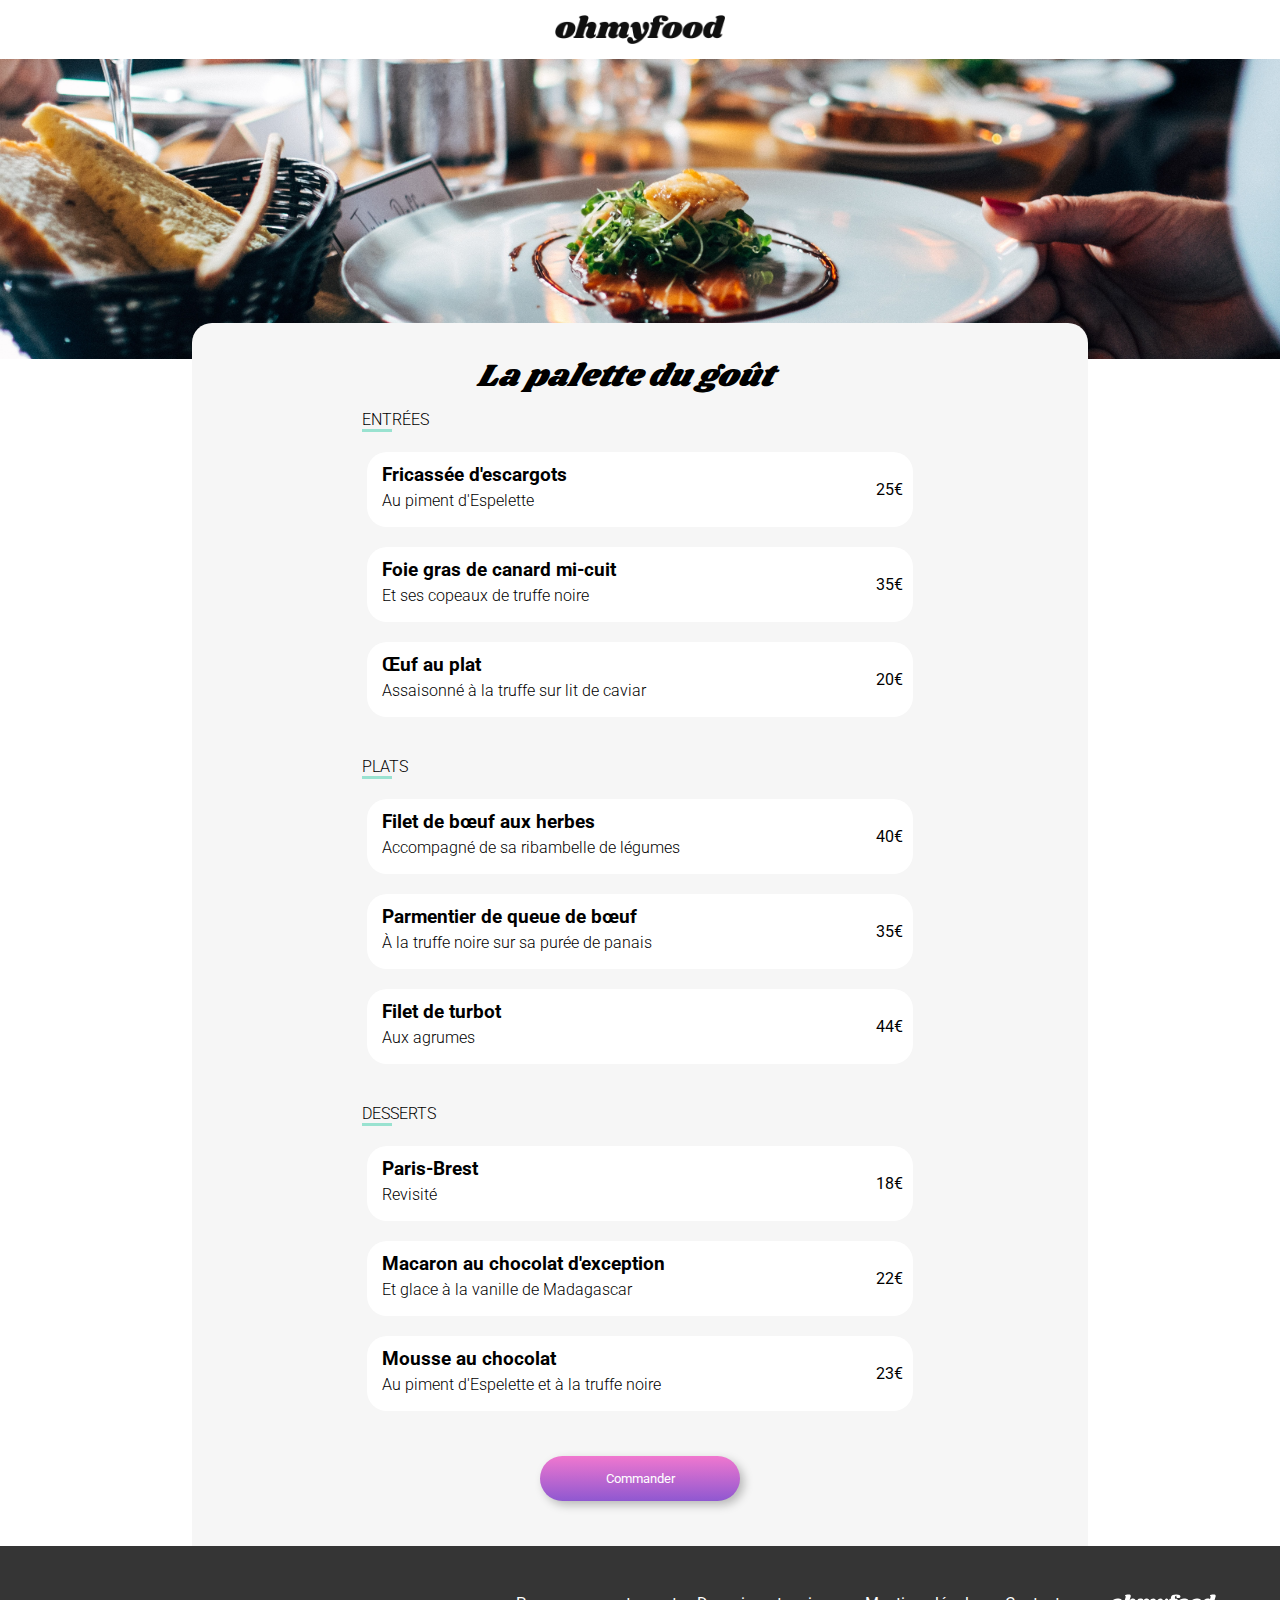
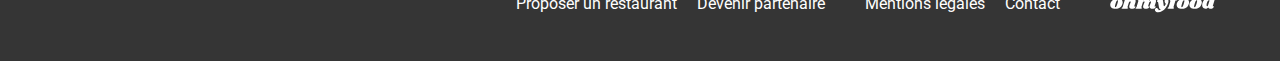
<file: resturants/jay-wennington.html>
<!DOCTYPE html>
<html lang="fr">
<head>
    <meta charset="UTF-8">
    <meta name="viewport" content="width=device-width, initial-scale=1.0">
    <title>jay-wennington</title>
    <link rel="preconnect" href="https://fonts.googleapis.com">
    <link rel="preconnect" href="https://fonts.gstatic.com" crossorigin>
    <link href="https://fonts.googleapis.com/css2?family=Roboto:ital,wght@0,300;0,500;1,300;1,500&display=swap" rel="stylesheet">
    <link rel="stylesheet" href="https://cdnjs.cloudflare.com/ajax/libs/font-awesome/6.2.1/css/all.min.css"
        integrity="sha512-MV7K8+y+gLIBoVD59lQIYicR65iaqukzvf/nwasF0nqhPay5w/9lJmVM2hMDcnK1OnMGCdVK+iQrJ7lzPJQd1w=="
        crossorigin="anonymous" referrerpolicy="no-referrer"/>
    <link href="https://fonts.googleapis.com/css2?family=Shrikhand&display=swap" rel="stylesheet">
    <link rel="stylesheet" href="../assets/sass/style.css">
</head>
<body>
    <header>
        <div class="header">
            <img src="../assets/images/logo/ohmyfood.png" alt="logo ohmyfood">
            <a href="../index.html"><i class="fa-solid fa-arrow-left"></i></a>
        </div>
    </header>    
    <main>
        <img class="bac_img" src="../assets/images/restaurants/jay-wennington-N_Y88TWmGwA-unsplash.jpg" alt="jay-wennington">
        
            <div class="plats">
                <div class="plat-title">
                    <h1>La palette du goût</h1>
                    <input type="checkbox" id="like" class="like-checkbox">
                    <label for="like" class="fa-regular fa-heart"></label>
                </div>
                <div class="options">
                    <h2 class="title">Entrées</h2>
                    <input type="checkbox" id="chec3" class="chec">
                    <label for="chec3">
                        <div class="option delay-1">
                            <div class="option-text">
                                <h3>Fricassée d'escargots</h3>
                                <p>Au piment d'Espelette</p>
                            </div>
                            <div class="check-box">
                                <span>25€</span>
                                <div class="select">
                                    <i class="fa-solid fa-circle-check"></i>
                                </div>
                            </div>
                        </div>
                    </label>
                    <input type="checkbox" id="chec4" class="chec">
                    <label for="chec4">
                        <div class="option delay-2">
                            <div class="option-text">
                                <h3>Foie gras de canard mi-cuit</h3>
                                <p>Et ses copeaux de truffe noire</p>
                            </div>
                            <div class="check-box">
                                <span>35€</span>
                                <div class="select">
                                    <i class="fa-solid fa-circle-check"></i>
                                </div>
                            </div>
                        </div>
                    </label>
                    <input type="checkbox" id="chec5" class="chec">
                    <label for="chec5">
                        <div class="option delay-3">
                            <div class="option-text">
                                <h3>Œuf au plat</h3>
                                <p>Assaisonné à la truffe sur lit de caviar</p>
                            </div>
                            <div class="check-box">
                                <span>20€</span>
                                <div class="select">
                                    <i class="fa-solid fa-circle-check"></i>
                                </div>
                            </div>
                        </div>
                    </label>
                </div>
                <div class="options">
                    <h2 class="title">Plats</h2>
                    <input type="checkbox" id="chec" class="chec">
                    <label for="chec">
                        <div class="option delay-4">
                            <div class="option-text">
                                <h3>Filet de bœuf aux herbes</h3>
                                <p>Accompagné de sa ribambelle de légumes</p>
                            </div>
                            <div class="check-box">
                                <span>40€</span>
                                <div class="select">
                                    <i class="fa-solid fa-circle-check"></i>
                                </div>
                            </div>
                        </div>
                    </label>
                    <input type="checkbox" id="chec1" class="chec">
                    <label for="chec1">
                        <div class="option delay-5">
                            <div class="option-text">
                                <h3>Parmentier de queue de bœuf</h3>
                                <p>À la truffe noire sur sa purée de panais</p>
                            </div>
                            <div class="check-box">
                                <span>35€</span>
                                <div class="select">
                                    <i class="fa-solid fa-circle-check"></i>
                                </div>
                            </div>
                        </div>
                    </label>
                    <input type="checkbox" id="chec2" class="chec">
                    <label for="chec2">
                        <div class="option delay-6">
                            <div class="option-text">
                                <h3>Filet de turbot</h3>
                                <p>Aux agrumes</p>
                            </div>
                            <div class="check-box">
                                <span>44€</span>
                                <div class="select">
                                    <i class="fa-solid fa-circle-check"></i>
                                </div>
                            </div>
                        </div>
                    </label>
                </div>
                <div class="options">
                    <h2 class="title">Desserts</h2>
                    <input type="checkbox" id="chec7" class="chec">
                    <label for="chec7">
                        <div class="option delay-7">
                            <div class="option-text">
                                <h3>Paris-Brest</h3>
                                <p>Revisité</p>
                            </div>
                            <div class="check-box">
                                <span>18€</span>
                                <div class="select">
                                    <i class="fa-solid fa-circle-check"></i>
                                </div>
                            </div>
                        </div>
                    </label>
                    <input type="checkbox" id="chec8" class="chec">
                    <label for="chec8">
                        <div class="option delay-8">
                            <div class="option-text">
                                <h3>Macaron au chocolat d'exception</h3>
                                <p>Et glace à la vanille de Madagascar</p>
                            </div>
                            <div class="check-box">
                                <span>22€</span>
                                <div class="select">
                                    <i class="fa-solid fa-circle-check"></i>
                                </div>
                            </div>
                        </div>
                    </label>
                    <input type="checkbox" id="chec9" class="chec">
                    <label for="chec9">
                        <div class="option delay-9">
                            <div class="option-text">
                                <h3>Mousse au chocolat </h3>
                                <p>Au piment d'Espelette et à la truffe noire</p>
                            </div>
                            <div class="check-box">
                                <span>23€</span>
                                <div class="select">
                                    <i class="fa-solid fa-circle-check"></i>
                                </div>
                            </div>
                        </div>
                    </label>
                </div>
                <button><span>Commander</span></button>
            </div>
    </main>
    <footer>
        <div class="foot">
            <img src="../assets/images/logo/logo-white.svg" alt="">
            <div class="linksfoot">
                <ul>
                    <li>
                        <a href="#">
                            <i class="fa-solid fa-utensils"></i>
                            Proposer un restaurant
                        </a>
                    </li>
                    <li>
                        <a href="#">
                            <i class="fa-solid fa-handshake-angle"></i>
                            Devenir partenaire
                        </a>
                    </li>
                </ul>
                <ul>
                    <li><a href="#">Mentions légales</a></li>
                    <li><a href="mailto:example@email.com">Contact</a></li>
                </ul>
            </div>
        </div>
    </footer> 
</body>
</html>
</file>
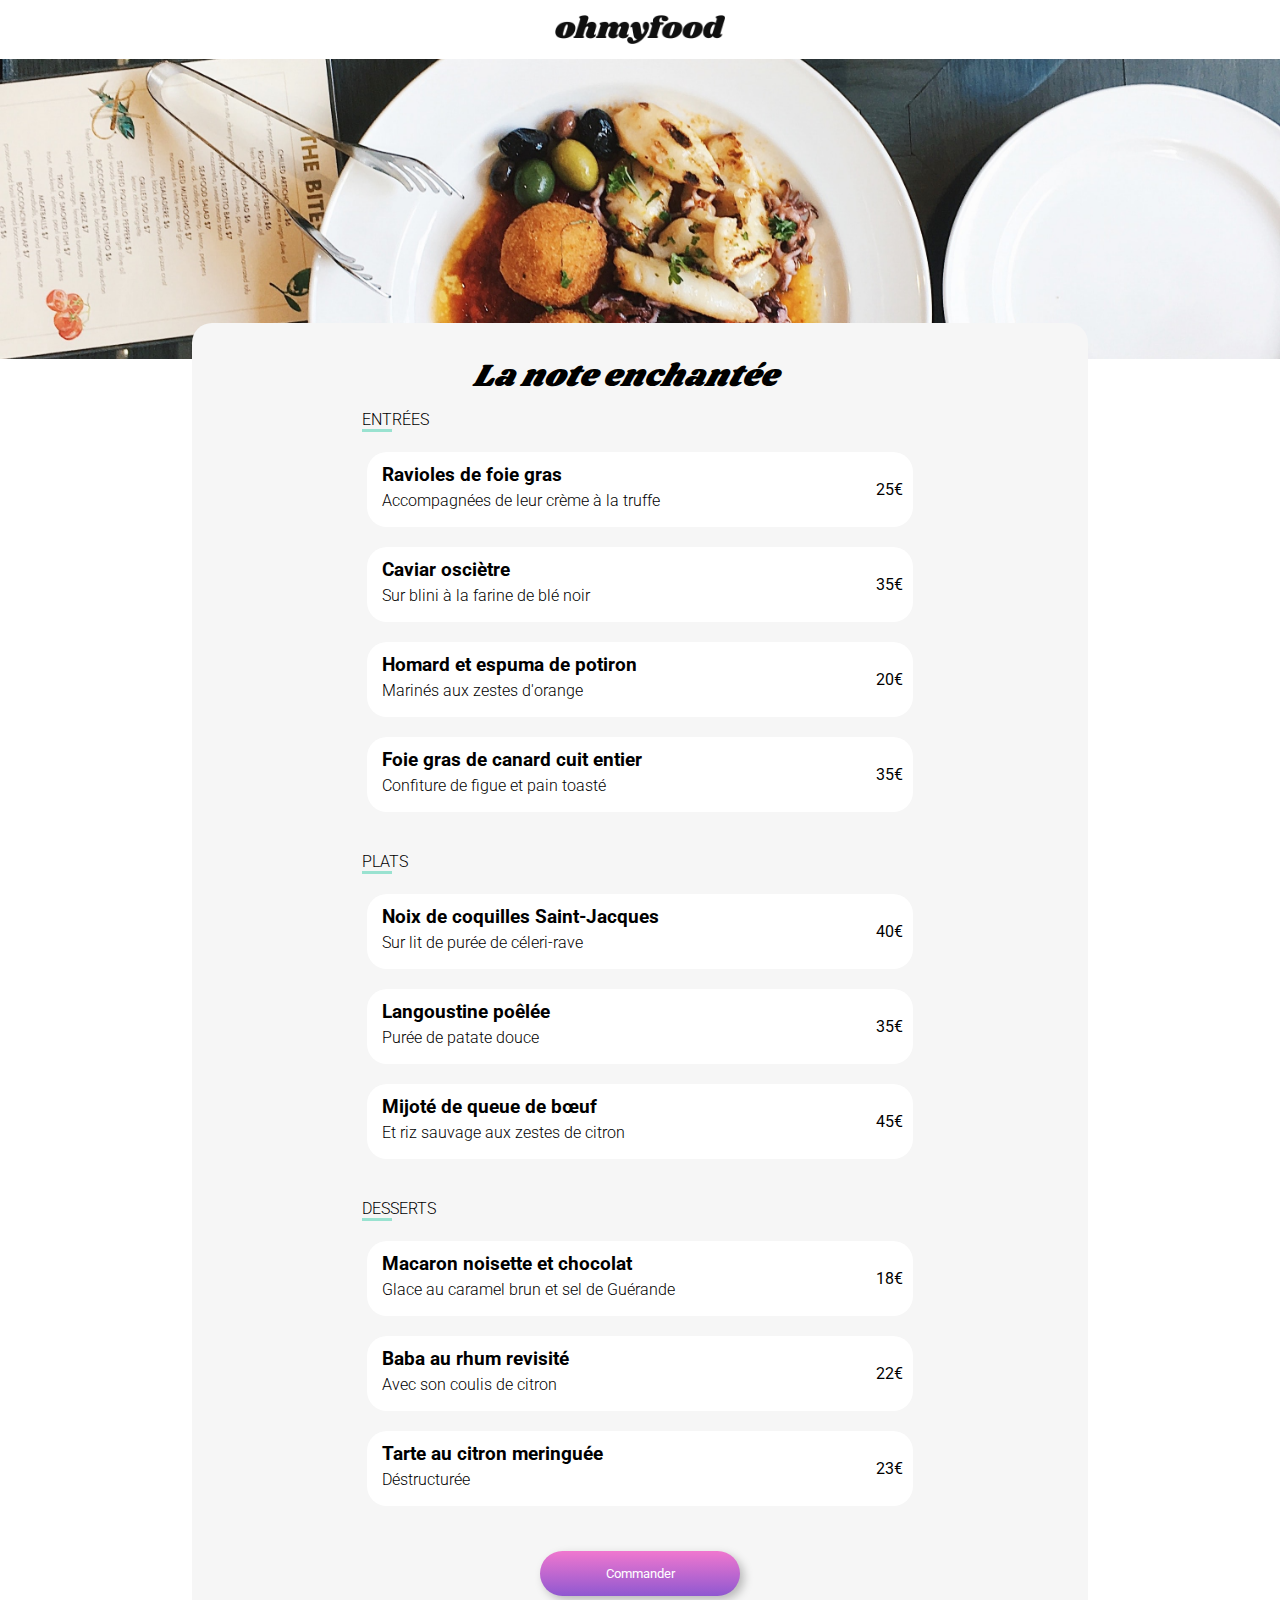
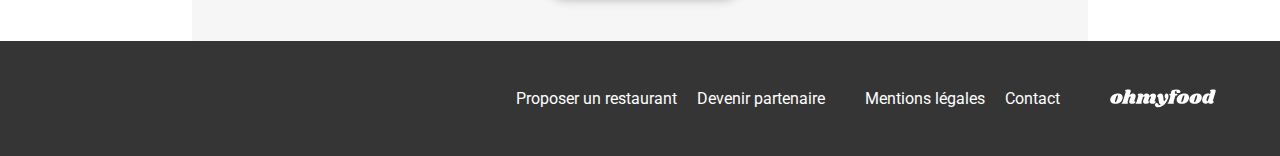
<file: resturants/La-note-enchantée.html>
<!DOCTYPE html>
<html lang="fr">
<head>
    <meta charset="UTF-8">
    <meta name="viewport" content="width=device-width, initial-scale=1.0">
    <title>La note enchantée</title>
    <link rel="preconnect" href="https://fonts.googleapis.com">
    <link rel="preconnect" href="https://fonts.gstatic.com" crossorigin>
    <link href="https://fonts.googleapis.com/css2?family=Roboto:ital,wght@0,300;0,500;1,300;1,500&display=swap" rel="stylesheet">
    <link rel="stylesheet" href="https://cdnjs.cloudflare.com/ajax/libs/font-awesome/6.2.1/css/all.min.css"
        integrity="sha512-MV7K8+y+gLIBoVD59lQIYicR65iaqukzvf/nwasF0nqhPay5w/9lJmVM2hMDcnK1OnMGCdVK+iQrJ7lzPJQd1w=="
        crossorigin="anonymous" referrerpolicy="no-referrer"/>
    <link href="https://fonts.googleapis.com/css2?family=Shrikhand&display=swap" rel="stylesheet">
    <link rel="stylesheet" href="../assets/sass/style.css">
</head>
<body>
    <header>
        <div class="header">
            <img src="../assets/images/logo/ohmyfood.png" alt="logo ohmyfood">
            <a href="../index.html"><i class="fa-solid fa-arrow-left"></i></a>
        </div>
    </header>    
    <main>
        <img class="bac_img" src="../assets/images/restaurants/stil-u2Lp8tXIcjw-unsplash.jpg">
            <div class="plats">
                <div class="plat-title">
                    <h1>La note enchantée</h1>
                    <input type="checkbox" id="like" class="like-checkbox">
                    <label for="like" class="fa-regular fa-heart"></label>
                </div>
                <div class="options">
                    <h2 class="title">Entrées</h2>
                    <input type="checkbox" id="chec3" class="chec">
                    <label for="chec3">
                        <div class="option delay-1">
                            <div class="option-text">
                                <h3>Ravioles de foie gras</h3>
                                <p>Accompagnées de leur crème à la truffe</p>
                            </div>
                            <div class="check-box">
                                <span>25€</span>
                                <div class="select">
                                    <i class="fa-solid fa-circle-check"></i>
                                </div>
                            </div>
                        </div>
                    </label>
                    <input type="checkbox" id="chec4" class="chec">
                    <label for="chec4">
                        <div class="option delay-2">
                            <div class="option-text">
                                <h3>Caviar osciètre</h3>
                                <p>Sur blini à la farine de blé noir</p>
                            </div>
                            <div class="check-box">
                                <span>35€</span>
                                <div class="select">
                                    <i class="fa-solid fa-circle-check"></i>
                                </div>
                            </div>
                        </div>
                    </label>
                    <input type="checkbox" id="chec5" class="chec">
                    <label for="chec5">
                        <div class="option delay-3">
                            <div class="option-text">
                                <h3>Homard et espuma de potiron</h3>
                                <p>Marinés aux zestes d'orange</p>
                            </div>
                            <div class="check-box">
                                <span>20€</span>
                                <div class="select">
                                    <i class="fa-solid fa-circle-check"></i>
                                </div>
                            </div>
                        </div>
                    </label>
                    <input type="checkbox" id="chec6" class="chec">
                    <label for="chec6">
                        <div class="option delay-4">
                            <div class="option-text">
                                <h3>Foie gras de canard cuit entier</h3>
                                <p>Confiture de figue et pain toasté</p>
                            </div>
                            <div class="check-box">
                                <span>35€</span>
                                <div class="select">
                                    <i class="fa-solid fa-circle-check"></i>
                                </div>
                            </div>
                        </div>
                    </label>
                </div>
                <div class="options">
                    <h2 class="title">Plats</h2>
                    <input type="checkbox" id="chec" class="chec">
                    <label for="chec">
                        <div class="option delay-5">
                            <div class="option-text">
                                <h3>Noix de coquilles Saint-Jacques</h3>
                                <p>Sur lit de purée de céleri-rave</p>
                            </div>
                            <div class="check-box">
                                <span>40€</span>
                                <div class="select">
                                    <i class="fa-solid fa-circle-check"></i>
                                </div>
                            </div>
                        </div>
                    </label>
                    <input type="checkbox" id="chec1" class="chec">
                    <label for="chec1">
                        <div class="option delay-6">
                            <div class="option-text">
                                <h3>Langoustine poêlée</h3>
                                <p>Purée de patate douce</p>
                            </div>
                            <div class="check-box">
                                <span>35€</span>
                                <div class="select">
                                    <i class="fa-solid fa-circle-check"></i>
                                </div>
                            </div>
                        </div>
                    </label>
                    <input type="checkbox" id="chec2" class="chec">
                    <label for="chec2">
                        <div class="option delay-7">
                            <div class="option-text">
                                <h3>Mijoté de queue de bœuf</h3>
                                <p>Et riz sauvage aux zestes de citron</p>
                            </div>
                            <div class="check-box">
                                <span>45€</span>
                                <div class="select">
                                    <i class="fa-solid fa-circle-check"></i>
                                </div>
                            </div>
                        </div>
                    </label>
                </div>
                <div class="options">
                    <h2 class="title">Desserts</h2>
                    <input type="checkbox" id="chec7" class="chec">
                    <label for="chec7">
                        <div class="option delay-8">
                            <div class="option-text">
                                <h3>Macaron noisette et chocolat</h3>
                                <p>Glace au caramel brun et sel de Guérande</p>
                            </div>
                            <div class="check-box">
                                <span>18€</span>
                                <div class="select">
                                    <i class="fa-solid fa-circle-check"></i>
                                </div>
                            </div>
                        </div>
                    </label>
                    <input type="checkbox" id="chec8" class="chec">
                    <label for="chec8">
                        <div class="option delay-9">
                            <div class="option-text">
                                <h3>Baba au rhum revisité</h3>
                                <p>Avec son coulis de citron</p>
                            </div>
                            <div class="check-box">
                                <span>22€</span>
                                <div class="select">
                                    <i class="fa-solid fa-circle-check"></i>
                                </div>
                            </div>
                        </div>
                    </label>
                    <input type="checkbox" id="chec9" class="chec">
                    <label for="chec9">
                        <div class="option delay-10">
                            <div class="option-text">
                                <h3>Tarte au citron meringuée</h3>
                                <p>Déstructurée</p>
                            </div>
                            <div class="check-box">
                                <span>23€</span>
                                <div class="select">
                                    <i class="fa-solid fa-circle-check"></i>
                                </div>
                            </div>
                        </div>
                    </label>
                </div>
                <button><span>Commander</span></button>
            </div>
    </main>
    <footer>
        <div class="foot">
            <img src="../assets/images/logo/logo-white.svg" alt="">
            <div class="linksfoot">
                <ul>
                    <li>
                        <a href="#">
                            <i class="fa-solid fa-utensils"></i>
                            Proposer un restaurant
                        </a>
                    </li>
                    <li>
                        <a href="#">
                            <i class="fa-solid fa-handshake-angle"></i>
                            Devenir partenaire
                        </a>
                    </li>
                </ul>
                <ul>
                    <li><a href="#">Mentions légales</a></li>
                    <li><a href="mailto:example@email.com">Contact</a></li>
                </ul>
            </div>
        </div>
    </footer> 
</body>
</html>
</file>
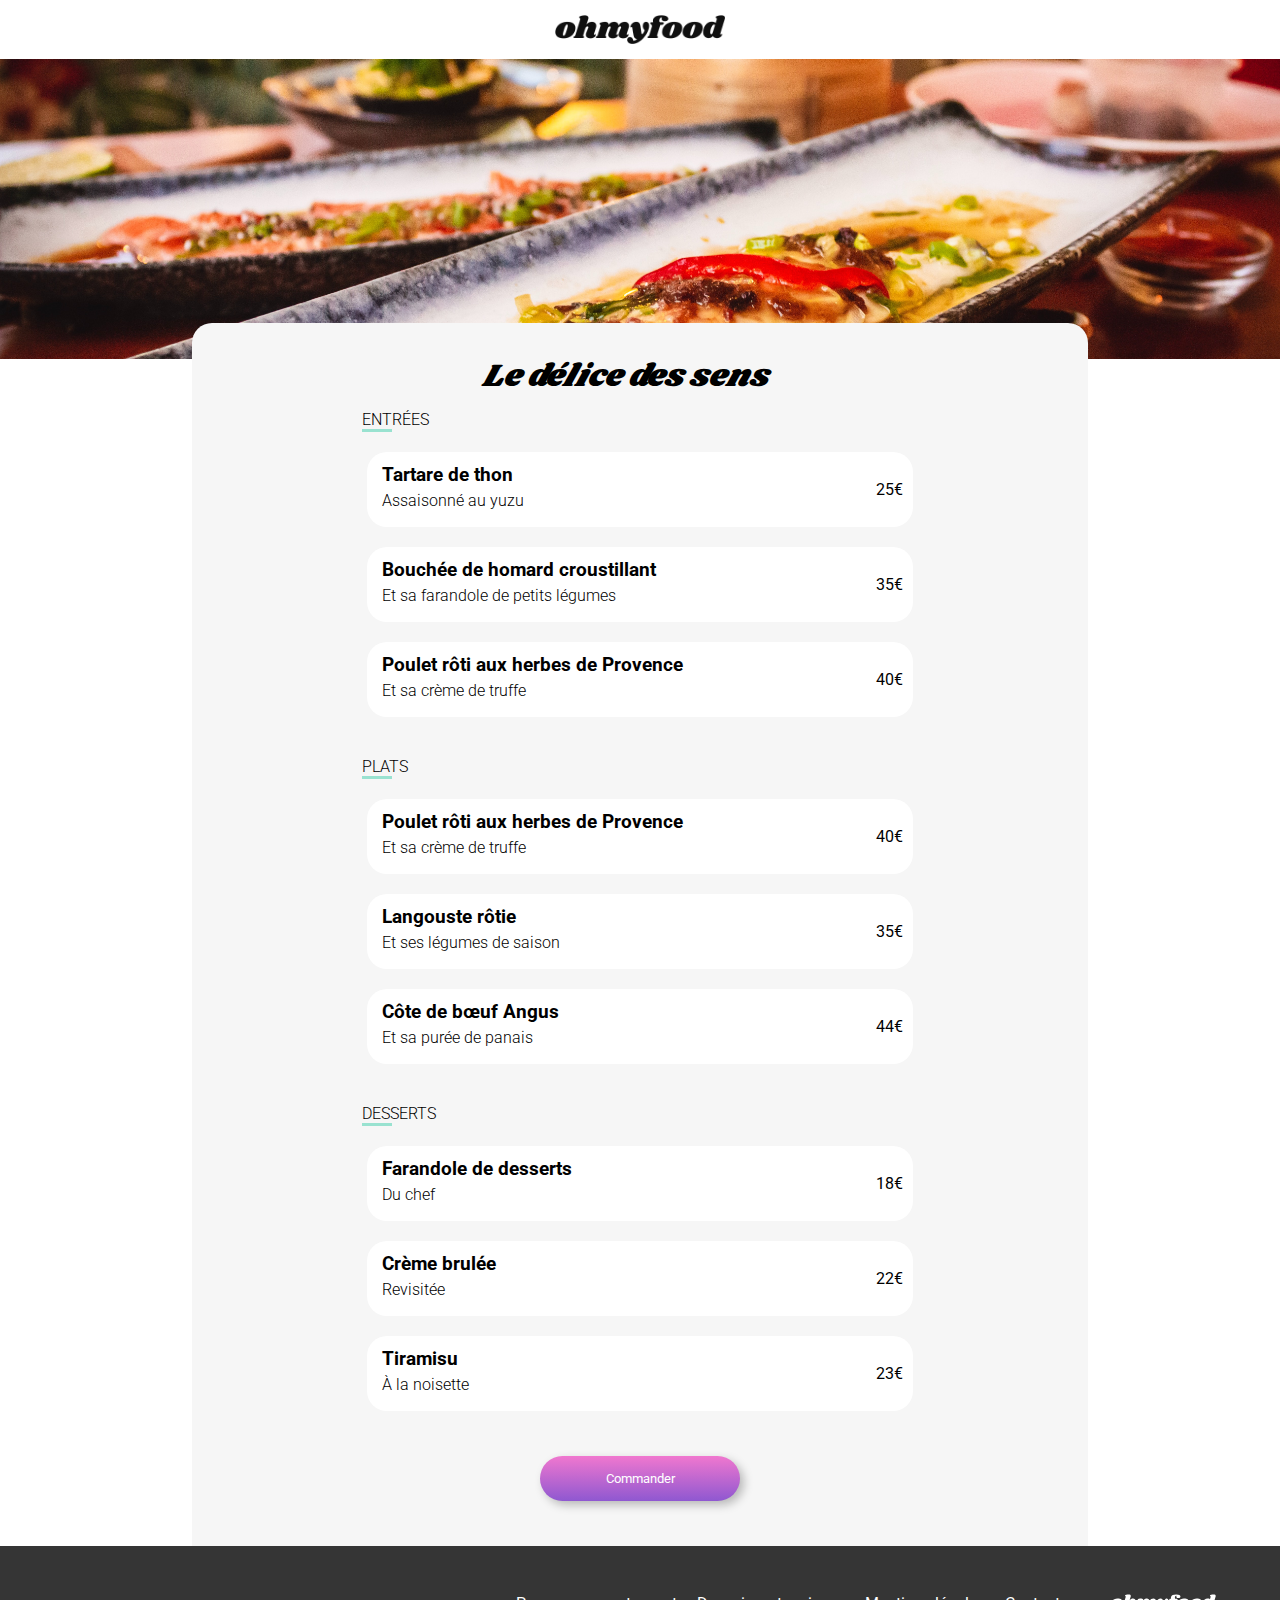
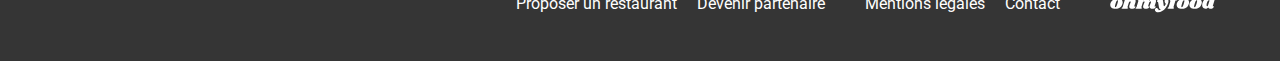
<file: resturants/Le-délice-des-sens.html>
<!DOCTYPE html>
<html lang="fr">
<head>
    <meta charset="UTF-8">
    <meta name="viewport" content="width=device-width, initial-scale=1.0">
    <title>Le délice des sens</title>
    <link rel="preconnect" href="https://fonts.googleapis.com">
    <link rel="preconnect" href="https://fonts.gstatic.com" crossorigin>
    <link href="https://fonts.googleapis.com/css2?family=Roboto:ital,wght@0,300;0,500;1,300;1,500&display=swap" rel="stylesheet">
    <link rel="stylesheet" href="https://cdnjs.cloudflare.com/ajax/libs/font-awesome/6.2.1/css/all.min.css"
        integrity="sha512-MV7K8+y+gLIBoVD59lQIYicR65iaqukzvf/nwasF0nqhPay5w/9lJmVM2hMDcnK1OnMGCdVK+iQrJ7lzPJQd1w=="
        crossorigin="anonymous" referrerpolicy="no-referrer"/>
    <link href="https://fonts.googleapis.com/css2?family=Shrikhand&display=swap" rel="stylesheet">
    <link rel="stylesheet" href="../assets/sass/style.css">
</head>
<body>
    <header>
        <div class="header">
            <img src="../assets/images/logo/ohmyfood.png" alt="logo ohmyfood">
            <a href="../index.html"><i class="fa-solid fa-arrow-left"></i></a>
        </div>
    </header>    
    <main>
        <img class="bac_img" src="../assets/images/restaurants/louis-hansel-shotsoflouis-qNBGVyOCY8Q-unsplash.jpg" alt="jay-wennington">
        
            <div class="plats">
                <div class="plat-title">
                    <h1>Le délice des sens</h1>
                    <input type="checkbox" id="like" class="like-checkbox">
                    <label for="like" class="fa-regular fa-heart"></label>
                </div>
                <div class="options">
                    <h2 class="title">Entrées</h2>
                    <input type="checkbox" id="chec3" class="chec">
                    <label for="chec3">
                        <div class="option delay-1">
                            <div class="option-text">
                                <h3>Tartare de thon</h3>
                                <p>Assaisonné au yuzu</p>
                            </div>
                            <div class="check-box">
                                <span>25€</span>
                                <div class="select">
                                    <i class="fa-solid fa-circle-check"></i>
                                </div>
                            </div>
                        </div>
                    </label>
                    <input type="checkbox" id="chec4" class="chec">
                    <label for="chec4">
                        <div class="option delay-2">
                            <div class="option-text">
                                <h3>Bouchée de homard croustillant </h3>
                                <p>Et sa farandole de petits légumes</p>
                            </div>
                            <div class="check-box">
                                <span>35€</span>
                                <div class="select">
                                    <i class="fa-solid fa-circle-check"></i>
                                </div>
                            </div>
                        </div>
                    </label>
                    <input type="checkbox" id="chec5" class="chec">
                    <label for="chec5">
                        <div class="option delay-3">
                            <div class="option-text">
                                <h3>Poulet rôti aux herbes de Provence</h3>
                                <p>Et sa crème de truffe</p>
                            </div>
                            <div class="check-box">
                                <span>40€</span>
                                <div class="select">
                                    <i class="fa-solid fa-circle-check"></i>
                                </div>
                            </div>
                        </div>
                    </label>
                </div>
                <div class="options">
                    <h2 class="title">Plats</h2>
                    <input type="checkbox" id="chec" class="chec">
                    <label for="chec">
                        <div class="option delay-4">
                            <div class="option-text">
                                <h3>Poulet rôti aux herbes de Provence</h3>
                                <p>Et sa crème de truffe</p>
                            </div>
                            <div class="check-box">
                                <span>40€</span>
                                <div class="select">
                                    <i class="fa-solid fa-circle-check"></i>
                                </div>
                            </div>
                        </div>
                    </label>
                    <input type="checkbox" id="chec1" class="chec">
                    <label for="chec1">
                        <div class="option delay-5">
                            <div class="option-text">
                                <h3>Langouste rôtie</h3>
                                <p>Et ses légumes de saison</p>
                            </div>
                            <div class="check-box">
                                <span>35€</span>
                                <div class="select">
                                    <i class="fa-solid fa-circle-check"></i>
                                </div>
                            </div>
                        </div>
                    </label>
                    <input type="checkbox" id="chec2" class="chec">
                    <label for="chec2">
                        <div class="option delay-6">
                            <div class="option-text">
                                <h3>Côte de bœuf Angus</h3>
                                <p>Et sa purée de panais</p>
                            </div>
                            <div class="check-box">
                                <span>44€</span>
                                <div class="select">
                                    <i class="fa-solid fa-circle-check"></i>
                                </div>
                            </div>
                        </div>
                    </label>
                </div>
                <div class="options">
                    <h2 class="title">Desserts</h2>
                    <input type="checkbox" id="chec7" class="chec">
                    <label for="chec7">
                        <div class="option delay-7">
                            <div class="option-text">
                                <h3>Farandole de desserts</h3>
                                <p>Du chef</p>
                            </div>
                            <div class="check-box">
                                <span>18€</span>
                                <div class="select">
                                    <i class="fa-solid fa-circle-check"></i>
                                </div>
                            </div>
                        </div>
                    </label>
                    <input type="checkbox" id="chec8" class="chec">
                    <label for="chec8">
                        <div class="option delay-8">
                            <div class="option-text">
                                <h3>Crème brulée</h3>
                                <p>Revisitée</p>
                            </div>
                            <div class="check-box">
                                <span>22€</span>
                                <div class="select">
                                    <i class="fa-solid fa-circle-check"></i>
                                </div>
                            </div>
                        </div>
                    </label>
                    <input type="checkbox" id="chec9" class="chec">
                    <label for="chec9">
                        <div class="option delay-9">
                            <div class="option-text">
                                <h3>Tiramisu</h3>
                                <p>À la noisette</p>
                            </div>
                            <div class="check-box">
                                <span>23€</span>
                                <div class="select">
                                    <i class="fa-solid fa-circle-check"></i>
                                </div>
                            </div>
                        </div>
                    </label>
                </div>
                <button><span>Commander</span></button>
            </div>
    </main>
    <footer>
        <div class="foot">
            <img src="../assets/images/logo/logo-white.svg" alt="">
            <div class="linksfoot">
                <ul>
                    <li>
                        <a href="#">
                            <i class="fa-solid fa-utensils"></i>
                            Proposer un restaurant
                        </a>
                    </li>
                    <li>
                        <a href="#">
                            <i class="fa-solid fa-handshake-angle"></i>
                            Devenir partenaire
                        </a>
                    </li>
                </ul>
                <ul>
                    <li><a href="#">Mentions légales</a></li>
                    <li><a href="mailto:example@email.com">Contact</a></li>
                </ul>
            </div>
        </div>
    </footer> 
</body>
</html>
</file>
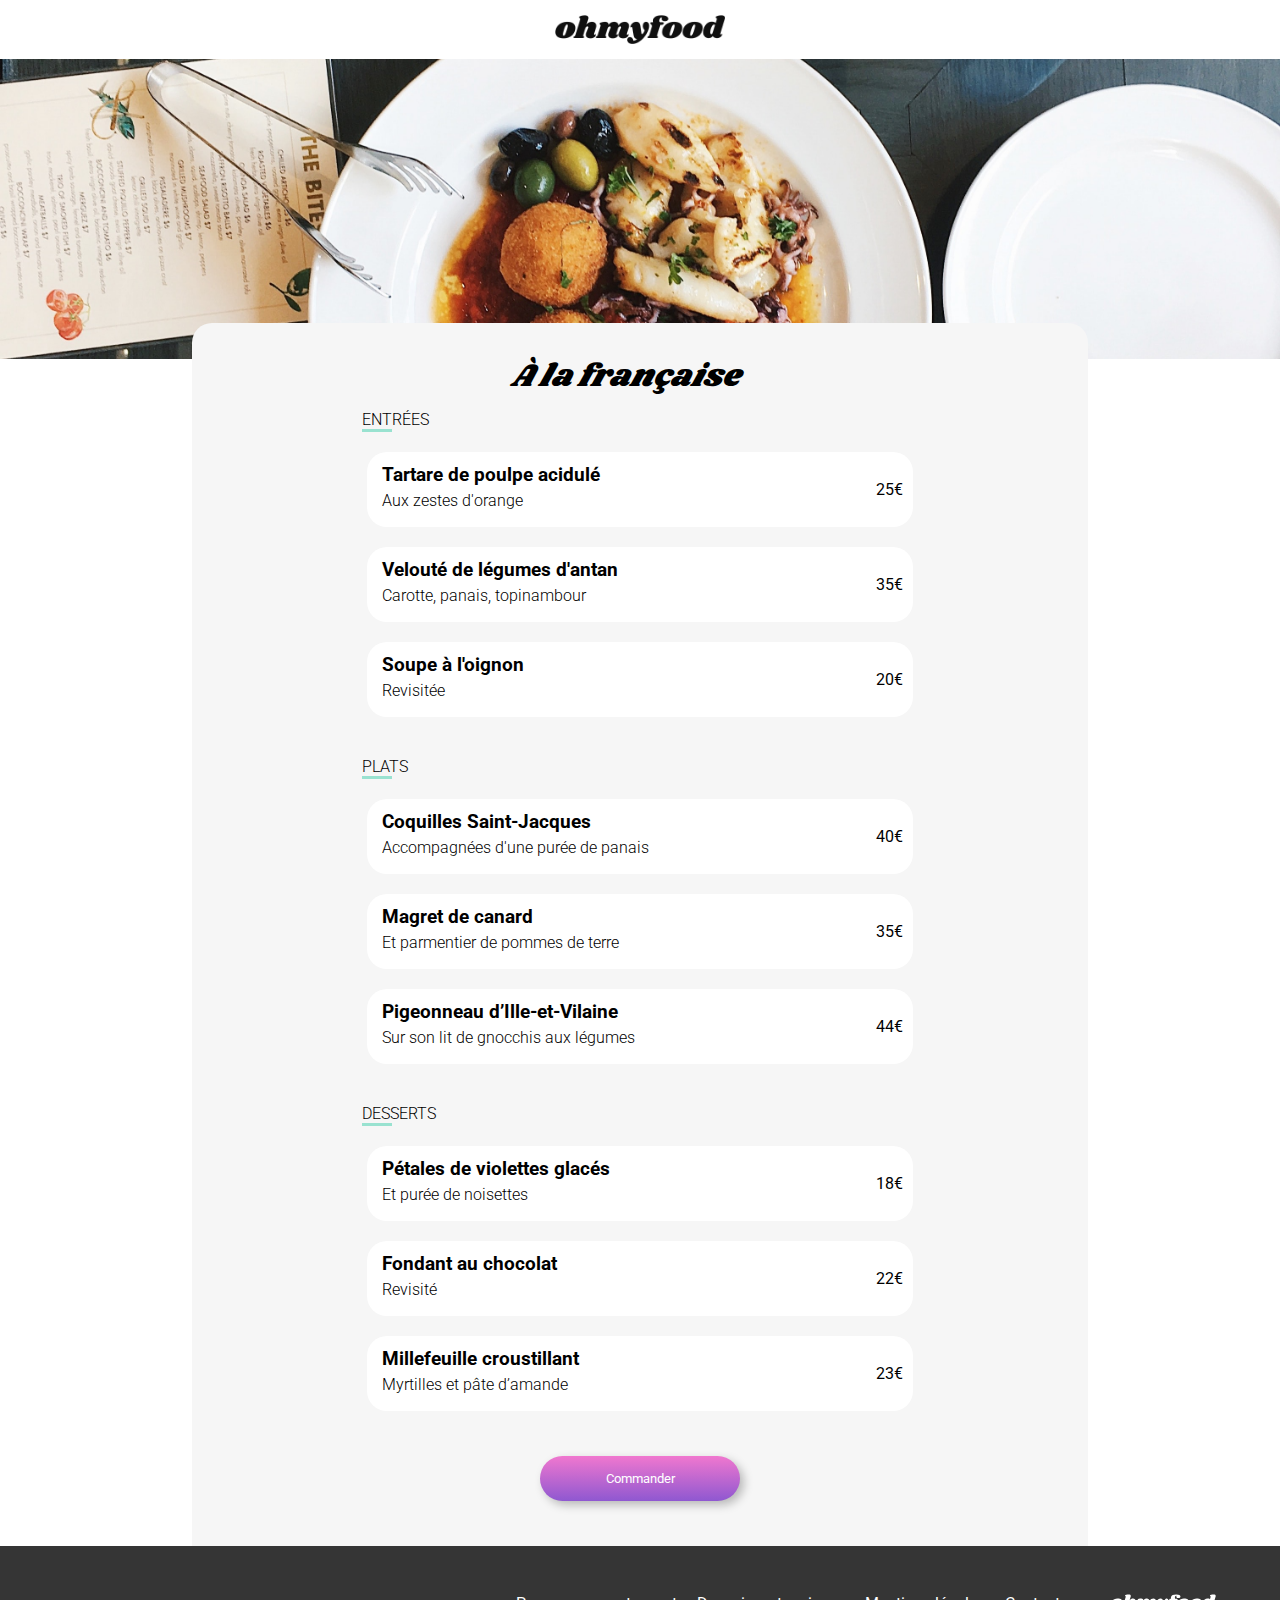
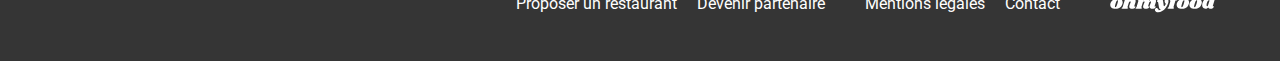
<file: resturants/À-la-française.html>
<!DOCTYPE html>
<html lang="fr">
<head>
    <meta charset="UTF-8">
    <meta name="viewport" content="width=device-width, initial-scale=1.0">
    <title>À la française</title>
    <link rel="preconnect" href="https://fonts.googleapis.com">
    <link rel="preconnect" href="https://fonts.gstatic.com" crossorigin>
    <link href="https://fonts.googleapis.com/css2?family=Roboto:ital,wght@0,300;0,500;1,300;1,500&display=swap" rel="stylesheet">
    <link rel="stylesheet" href="https://cdnjs.cloudflare.com/ajax/libs/font-awesome/6.2.1/css/all.min.css"
        integrity="sha512-MV7K8+y+gLIBoVD59lQIYicR65iaqukzvf/nwasF0nqhPay5w/9lJmVM2hMDcnK1OnMGCdVK+iQrJ7lzPJQd1w=="
        crossorigin="anonymous" referrerpolicy="no-referrer"/>
    <link href="https://fonts.googleapis.com/css2?family=Shrikhand&display=swap" rel="stylesheet">
    <link rel="stylesheet" href="../assets/sass/style.css">
</head>
<body>
    <header>
        <div class="header">
            <img src="../assets/images/logo/ohmyfood.png" alt="logo ohmyfood">
            <a href="../index.html"><i class="fa-solid fa-arrow-left"></i></a>
        </div>
    </header>    
    <main>
        <img class="bac_img" src="../assets/images/restaurants/stil-u2Lp8tXIcjw-unsplash.jpg">
            <div class="plats">
                <div class="plat-title">
                    <h1>À la française</h1>
                    <input type="checkbox" id="like" class="like-checkbox">
                    <label for="like" class="fa-regular fa-heart"></label>
                </div>
                <div class="options">
                    <h2 class="title">Entrées</h2>
                    <input type="checkbox" id="chec3" class="chec">
                    <label for="chec3">
                        <div class="option delay-1">
                            <div class="option-text">
                                <h3>Tartare de poulpe acidulé</h3>
                                <p>Aux zestes d'orange</p>
                            </div>
                            <div class="check-box">
                                <span>25€</span>
                                <div class="select">
                                    <i class="fa-solid fa-circle-check"></i>
                                </div>
                            </div>
                        </div>
                    </label>
                    <input type="checkbox" id="chec4" class="chec">
                    <label for="chec4">
                        <div class="option delay-2">
                            <div class="option-text">
                                <h3>Velouté de légumes d'antan</h3>
                                <p>Carotte, panais, topinambour</p>
                            </div>
                            <div class="check-box">
                                <span>35€</span>
                                <div class="select">
                                    <i class="fa-solid fa-circle-check"></i>
                                </div>
                            </div>
                        </div>
                    </label>
                    <input type="checkbox" id="chec5" class="chec">
                    <label for="chec5">
                        <div class="option delay-3">
                            <div class="option-text">
                                <h3>Soupe à l'oignon</h3>
                                <p>Revisitée</p>
                            </div>
                            <div class="check-box">
                                <span>20€</span>
                                <div class="select">
                                    <i class="fa-solid fa-circle-check"></i>
                                </div>
                            </div>
                        </div>
                    </label>
                </div>
                <div class="options">
                    <h2 class="title">Plats</h2>
                    <input type="checkbox" id="chec" class="chec">
                    <label for="chec">
                        <div class="option delay-4">
                            <div class="option-text">
                                <h3>Coquilles Saint-Jacques</h3>
                                <p>Accompagnées d'une purée de panais</p>
                            </div>
                            <div class="check-box">
                                <span>40€</span>
                                <div class="select">
                                    <i class="fa-solid fa-circle-check"></i>
                                </div>
                            </div>
                        </div>
                    </label>
                    <input type="checkbox" id="chec1" class="chec">
                    <label for="chec1">
                        <div class="option delay-5">
                            <div class="option-text">
                                <h3>Magret de canard</h3>
                                <p>Et parmentier de pommes de terre</p>
                            </div>
                            <div class="check-box">
                                <span>35€</span>
                                <div class="select">
                                    <i class="fa-solid fa-circle-check"></i>
                                </div>
                            </div>
                        </div>
                    </label>
                    <input type="checkbox" id="chec2" class="chec">
                    <label for="chec2">
                        <div class="option delay-6">
                            <div class="option-text">
                                <h3>Pigeonneau d’Ille-et-Vilaine</h3>
                                <p>Sur son lit de gnocchis aux légumes</p>
                            </div>
                            <div class="check-box">
                                <span>44€</span>
                                <div class="select">
                                    <i class="fa-solid fa-circle-check"></i>
                                </div>
                            </div>
                        </div>
                    </label>
                </div>
                <div class="options">
                    <h2 class="title">Desserts</h2>
                    <input type="checkbox" id="chec7" class="chec">
                    <label for="chec7">
                        <div class="option delay-7">
                            <div class="option-text">
                                <h3>Pétales de violettes glacés</h3>
                                <p>Et purée de noisettes</p>
                            </div>
                            <div class="check-box">
                                <span>18€</span>
                                <div class="select">
                                    <i class="fa-solid fa-circle-check"></i>
                                </div>
                            </div>
                        </div>
                    </label>
                    <input type="checkbox" id="chec8" class="chec">
                    <label for="chec8">
                        <div class="option delay-8">
                            <div class="option-text">
                                <h3>Fondant au chocolat</h3>
                                <p>Revisité</p>
                            </div>
                            <div class="check-box">
                                <span>22€</span>
                                <div class="select">
                                    <i class="fa-solid fa-circle-check"></i>
                                </div>
                            </div>
                        </div>
                    </label>
                    <input type="checkbox" id="chec9" class="chec">
                    <label for="chec9">
                        <div class="option delay-9">
                            <div class="option-text">
                                <h3>Millefeuille croustillant</h3>
                                <p>Myrtilles et pâte d’amande</p>
                            </div>
                            <div class="check-box">
                                <span>23€</span>
                                <div class="select">
                                    <i class="fa-solid fa-circle-check"></i>
                                </div>
                            </div>
                        </div>
                    </label>
                </div>
                <button><span>Commander</span></button>
            </div>
    </main>
    <footer>
        <div class="foot">
            <img src="../assets/images/logo/logo-white.svg" alt="">
            <div class="linksfoot">
                <ul>
                    <li>
                        <a href="#">
                            <i class="fa-solid fa-utensils"></i>
                            Proposer un restaurant
                        </a>
                    </li>
                    <li>
                        <a href="#">
                            <i class="fa-solid fa-handshake-angle"></i>
                            Devenir partenaire
                        </a>
                    </li>
                </ul>
                <ul>
                    <li><a href="#">Mentions légales</a></li>
                    <li><a href="mailto:example@email.com">Contact</a></li>
                </ul>
            </div>
        </div>
    </footer> 
</body>
</html>
</file>
<file: assets/sass/style.css>
* {
  font-family: "Roboto", serif;
  box-sizing: border-box;
  margin: 0;
  padding: 0;
}

a {
  text-decoration: none;
  color: #ffffff;
}

.like-checkbox {
  display: none;
}
.like-checkbox + label {
  position: relative;
  font-weight: 400;
}
.like-checkbox + label::after {
  content: "\f004";
  font-weight: 900;
  position: absolute;
  top: 0;
  left: 0;
  width: 100%;
  height: 100%;
  background: linear-gradient(to bottom, #9356dc, #ff79da);
  -webkit-background-clip: text;
  -webkit-text-fill-color: transparent;
  -webkit-clip-path: circle(0% at center);
          clip-path: circle(0% at center);
  opacity: 0;
  transition: opacity 0.3s ease-in-out, -webkit-clip-path 1s ease-in-out;
  transition: clip-path 1s ease-in-out, opacity 0.3s ease-in-out;
  transition: clip-path 1s ease-in-out, opacity 0.3s ease-in-out, -webkit-clip-path 1s ease-in-out;
}
.like-checkbox:checked + label::after {
  -webkit-clip-path: circle(100% at center);
          clip-path: circle(100% at center);
  opacity: 1;
}
.like-checkbox:not(:checked) + label::after {
  -webkit-clip-path: circle(0% at center);
          clip-path: circle(0% at center);
  opacity: 0;
}

.foot {
  background-color: #353535;
  display: flex;
  flex-direction: row-reverse;
  justify-content: end;
  align-items: center;
  height: 115px;
  gap: 50px;
  padding: 20px;
}
.foot .linksfoot {
  display: flex;
  gap: 40px;
}
.foot .linksfoot ul {
  list-style: none;
  display: flex;
  gap: 20px;
}
.foot img {
  width: 150px;
}

@keyframes loader {
  85% {
    opacity: 0.8;
  }
  100% {
    opacity: 0;
    z-index: -10;
  }
}
@keyframes bounce {
  0% {
    transform: translateY(0);
  }
  30% {
    transform: translateY(15px);
    background-color: #9356dc;
  }
  70% {
    transform: translateY(-10px);
    background-color: #7e7e7e;
  }
  100% {
    transform: translateY(0);
  }
}
@keyframes menu-list {
  0% {
    opacity: 0;
    transform: translateY(20px);
  }
  100% {
    opacity: 1;
    transform: translateY(0);
  }
}
@keyframes chec {
  0% {
    transform: scaleX(0);
  }
  100% {
    transform: scaleX(1);
  }
}
@keyframes chec-reverse {
  0% {
    width: 25%;
  }
  100% {
    width: 50px;
  }
}
@keyframes shrinkAndGrow {
  0% {
    transform: scale(1);
  }
  50% {
    transform: scale(0.9);
  }
  100% {
    transform: scale(1);
  }
}
.loader {
  background: rgba(255, 255, 255, 0.95);
  position: fixed;
  z-index: 1;
  height: 100%;
  width: 100%;
  animation: loader 2s 2s ease-out both;
  display: flex;
  justify-content: center;
  align-items: center;
}
.loader__container {
  display: flex;
  flex-direction: row;
}
.loader__circle {
  background-color: white;
  width: 15px;
  height: 15px;
  border-radius: 50px;
  margin: 10px;
  animation: bounce 1s ease-in-out;
}
.loader__circle:nth-child(2) {
  animation-delay: 0.2s;
}
.loader__circle:nth-child(3) {
  animation-delay: 0.4s;
}
.loader__circle:nth-child(4) {
  animation-delay: 0.6s;
}

.header {
  display: flex;
  flex-direction: column;
  align-items: center;
}
.header img {
  width: 200px;
  padding: 15px;
}
.header .location {
  width: 100%;
  background-color: #eaeaea;
  padding: 10px;
  text-align: center;
  color: #353535;
}
.header .location i {
  background-color: #eaeaea;
}

button {
  margin: 15px;
  padding: 15px;
  border: none;
  border-radius: 30px;
  color: #ffffff;
  width: 200px;
  background-color: rgb(104, 104, 104);
  background-image: linear-gradient(0deg, rgba(147, 86, 220, 0.9019607843), rgba(255, 121, 218, 0.9019607843));
  cursor: pointer;
  transition-duration: 0.25s;
  box-shadow: 0.25rem 0.25rem 10px rgba(0, 0, 0, 0.25);
}
button:hover {
  background-color: white;
  box-shadow: 0.25rem 0.25rem 10px rgba(0, 0, 0, 0.5);
}
button:hover span {
  transform: translateY(-30px);
  transition: transform 0.3s ease;
}

.hero {
  background-color: #f6f6f6;
  display: flex;
  flex-direction: column;
  align-items: center;
}
.hero .hero-text {
  display: flex;
  flex-direction: column;
  align-items: center;
}
.hero .hero-text p {
  font-weight: 300;
}
.hero .hero-text, .hero .hero-text h1, .hero .hero-text p {
  margin: 10px 0;
}

.fonctions {
  display: flex;
  justify-content: center;
}
.fonctions .fonctionnement {
  width: 75%;
  display: grid;
  grid-template-columns: repeat(3, 1fr);
  grid-template-rows: auto;
  margin: 20px;
  align-items: center;
  justify-content: center;
  gap: 20px;
}
.fonctions .fonctionnement h2 {
  grid-column: span 3;
}
.fonctions .fonctionnement .fonctionne {
  background-color: #f6f6f6;
  display: flex;
  align-items: center;
  gap: 10px;
  border-radius: 30px;
  padding: 30px;
  position: relative;
}
.fonctions .fonctionnement .fonctionne span {
  padding: 2px 7px;
  color: #ffffff;
  background-color: #9356dc;
  border-radius: 50%;
  position: absolute;
  left: -10px;
}
.fonctions .fonctionnement .fonctionne i {
  color: #7e7e7e;
}
.fonctions .fonctionnement .fonctionne .fa {
  color: #9356dc;
}

.restaurants-section {
  background-color: #f6f6f6;
}
.restaurants-section .restaurants {
  display: grid;
  grid-template-columns: repeat(2, 1fr);
  margin: 0 120px;
  padding: 20px;
  align-items: center;
  justify-content: center;
  gap: 50px 100px;
  row-gap: 30px;
}
.restaurants-section .restaurants h2 {
  grid-column: span 2;
}
.restaurants-section .restaurants .ticket {
  background-color: #ffffff;
  border-radius: 20px;
  height: 251px;
  position: relative;
}
.restaurants-section .restaurants .ticket .card {
  color: #000000;
}
.restaurants-section .restaurants .ticket .card .new {
  color: #008766;
  background-color: #99e2d0;
  padding: 5px;
  border-radius: 5px;
  position: absolute;
  top: 10px;
  right: 16px;
}
.restaurants-section .restaurants .ticket .card img {
  width: 100%;
  height: 70%;
  border-radius: 20px 20px 0 0;
  -o-object-fit: cover;
     object-fit: cover;
  -o-object-position: center;
     object-position: center;
}
.restaurants-section .restaurants .ticket .card .contenu {
  padding: 10px;
}
.restaurants-section .restaurants .ticket .card .contenu p {
  font-weight: 300;
}
.restaurants-section .restaurants .like-container {
  position: absolute;
  right: 20px;
  bottom: 30px;
}

.header {
  position: relative;
}
.header a {
  color: #000000;
  position: absolute;
  left: 12px;
  top: 20px;
}

main {
  position: relative;
}
main .bac_img {
  width: 100%;
  height: 300px;
  -o-object-fit: cover;
     object-fit: cover;
}

.plats {
  position: relative;
  width: 70%;
  background-color: #f6f6f6;
  margin: -40px auto 0;
  padding: 30px;
  border-radius: 20px 20px 0 0;
  display: flex;
  flex-direction: column;
  align-items: center;
}
.plats .plat-title {
  display: flex;
  align-items: center;
  justify-content: center;
  gap: 30px;
}
.plats .plat-title h1 {
  font-family: "Shrikhand", serif;
  font-weight: 400;
  font-style: italic;
}

.options {
  width: 70%;
  margin: 10px auto;
}
.options .title {
  text-transform: uppercase;
  margin: 0 15px;
  border-bottom: 3px solid #99e2d0;
  width: 30px;
  font-size: 16px;
  font-weight: 300;
}
.options .chec {
  display: none;
}
.options .option {
  display: flex;
  align-items: center;
  justify-content: space-between;
  margin: 20px;
  padding: 0 0 0 15px;
  border-radius: 20px;
  background-color: #ffffff;
  height: 75px;
  animation: menu-list 1s ease both;
}
.options .option p {
  font-weight: 300;
  margin: 5px 0;
}
.options .option .check-box {
  display: flex;
  align-items: center;
  gap: 10px;
}
.options .option .select i {
  color: #ffffff;
}

.option.delay-1 {
  animation-delay: 0.3s;
}

.option.delay-2 {
  animation-delay: 0.6s;
}

.option.delay-3 {
  animation-delay: 0.9s;
}

.option.delay-4 {
  animation-delay: 1.2s;
}

.option.delay-5 {
  animation-delay: 1.5s;
}

.option.delay-6 {
  animation-delay: 1.8s;
}

.option.delay-7 {
  animation-delay: 2.1s;
}

.option.delay-8 {
  animation-delay: 2.4s;
}

.option.delay-9 {
  animation-delay: 2.7s;
}

.option.delay-10 {
  animation-delay: 3s;
}

@media (min-width: 1025px) {
  .option:hover .option-text, .chec:checked + label .option-text {
    animation: shrinkAndGrow 0.4s linear;
  }
  .option:hover .check-box, .chec:checked + label .check-box {
    width: 15%;
    height: 100%;
    animation: chec 0.3s linear;
    transform-origin: right;
  }
  .option:hover .check-box .select, .chec:checked + label .check-box .select {
    background-color: #99e2d0;
    height: 100%;
    width: 100%;
    display: flex;
    align-items: center;
    justify-content: center;
    border-radius: 0 20px 20px 0;
  }
}
@media (min-width: 767.1px) and (max-width: 1024.9px) {
  .plats {
    width: 80%;
  }
  .options {
    width: 75%;
  }
  .chec:checked + label .option-text {
    animation: shrinkAndGrow 0.4s linear;
    max-width: 60%;
    min-width: 0;
    flex: 1;
  }
  .chec:checked + label .option-text h3, .chec:checked + label .option-text p {
    white-space: nowrap;
    overflow: hidden;
    text-overflow: ellipsis;
  }
  .chec:checked + label .check-box {
    width: 30%;
    height: 100%;
    animation: chec 0.3s linear;
    transform-origin: right;
  }
  .chec:checked + label .check-box .select {
    background-color: #99e2d0;
    height: 100%;
    width: 100%;
    display: flex;
    align-items: center;
    justify-content: center;
    border-radius: 0 20px 20px 0;
  }
  .chec:not(:checked) + label .check-box {
    animation: chec-reverse 0.3s linear;
  }
}
@media (min-width: 320px) and (max-width: 767px) {
  .header {
    z-index: 1;
    box-shadow: 0px 3px 15px rgba(0, 0, 0, 0.2509803922);
  }
  .header .location {
    box-shadow: 0px -3px 15px rgba(0, 0, 0, 0.2509803922);
  }
  .hero {
    text-align: center;
  }
  .hero h1 {
    font-size: 24px;
  }
  .fonctions {
    display: block;
  }
  .fonctions .fonctionnement {
    display: flex;
    flex-direction: column;
    gap: 10px;
    align-items: flex-start;
    width: 95%;
    margin: 20px;
  }
  .fonctions .fonctionnement .fonctionne {
    width: 95%;
  }
  .restaurants-section {
    padding: 0 0 30px;
  }
  .restaurants-section .restaurants {
    display: flex;
    flex-direction: column;
    margin: 0;
    gap: 10px;
    align-items: flex-start;
  }
  .restaurants-section .restaurants .ticket {
    width: 100%;
  }
  .foot .linksfoot ul, .foot .linksfoot, .foot {
    flex-direction: column;
    gap: 10px;
  }
  .plats {
    width: 100%;
    padding: 20px 20px 0 0;
  }
  .plats .options {
    width: 100%;
  }
  .plats .options .option {
    width: 100%;
    gap: 10%;
    margin: 10px;
  }
  .plats .options .option .option-text {
    max-width: 75%;
    min-width: 0;
    flex: 1;
  }
  .plats .options .option .option-text h3 {
    font-size: 14px;
    white-space: nowrap;
    overflow: hidden;
    text-overflow: ellipsis;
  }
  .plats .options .option .option-text p {
    font-size: 12px;
    margin-top: 5px;
    white-space: nowrap;
    overflow: hidden;
    text-overflow: ellipsis;
  }
  .chec:checked + label .option-text {
    animation: shrinkAndGrow 0.4s linear;
  }
  .chec:checked + label .check-box {
    width: 25%;
    height: 100%;
    animation: chec 0.3s linear;
    transform-origin: right;
  }
  .chec:checked + label .check-box .select {
    background-color: #99e2d0;
    height: 100%;
    width: 100%;
    display: flex;
    align-items: center;
    justify-content: center;
    border-radius: 0 20px 20px 0;
  }
  .chec:not(:checked) + label .check-box {
    animation: chec-reverse 0.3s linear;
  }
  .foot {
    align-items: start;
    height: auto;
    padding: 20px;
  }
  .foot .linksfoot ul i {
    width: 25px;
  }
}/*# sourceMappingURL=style.css.map */
</file>
